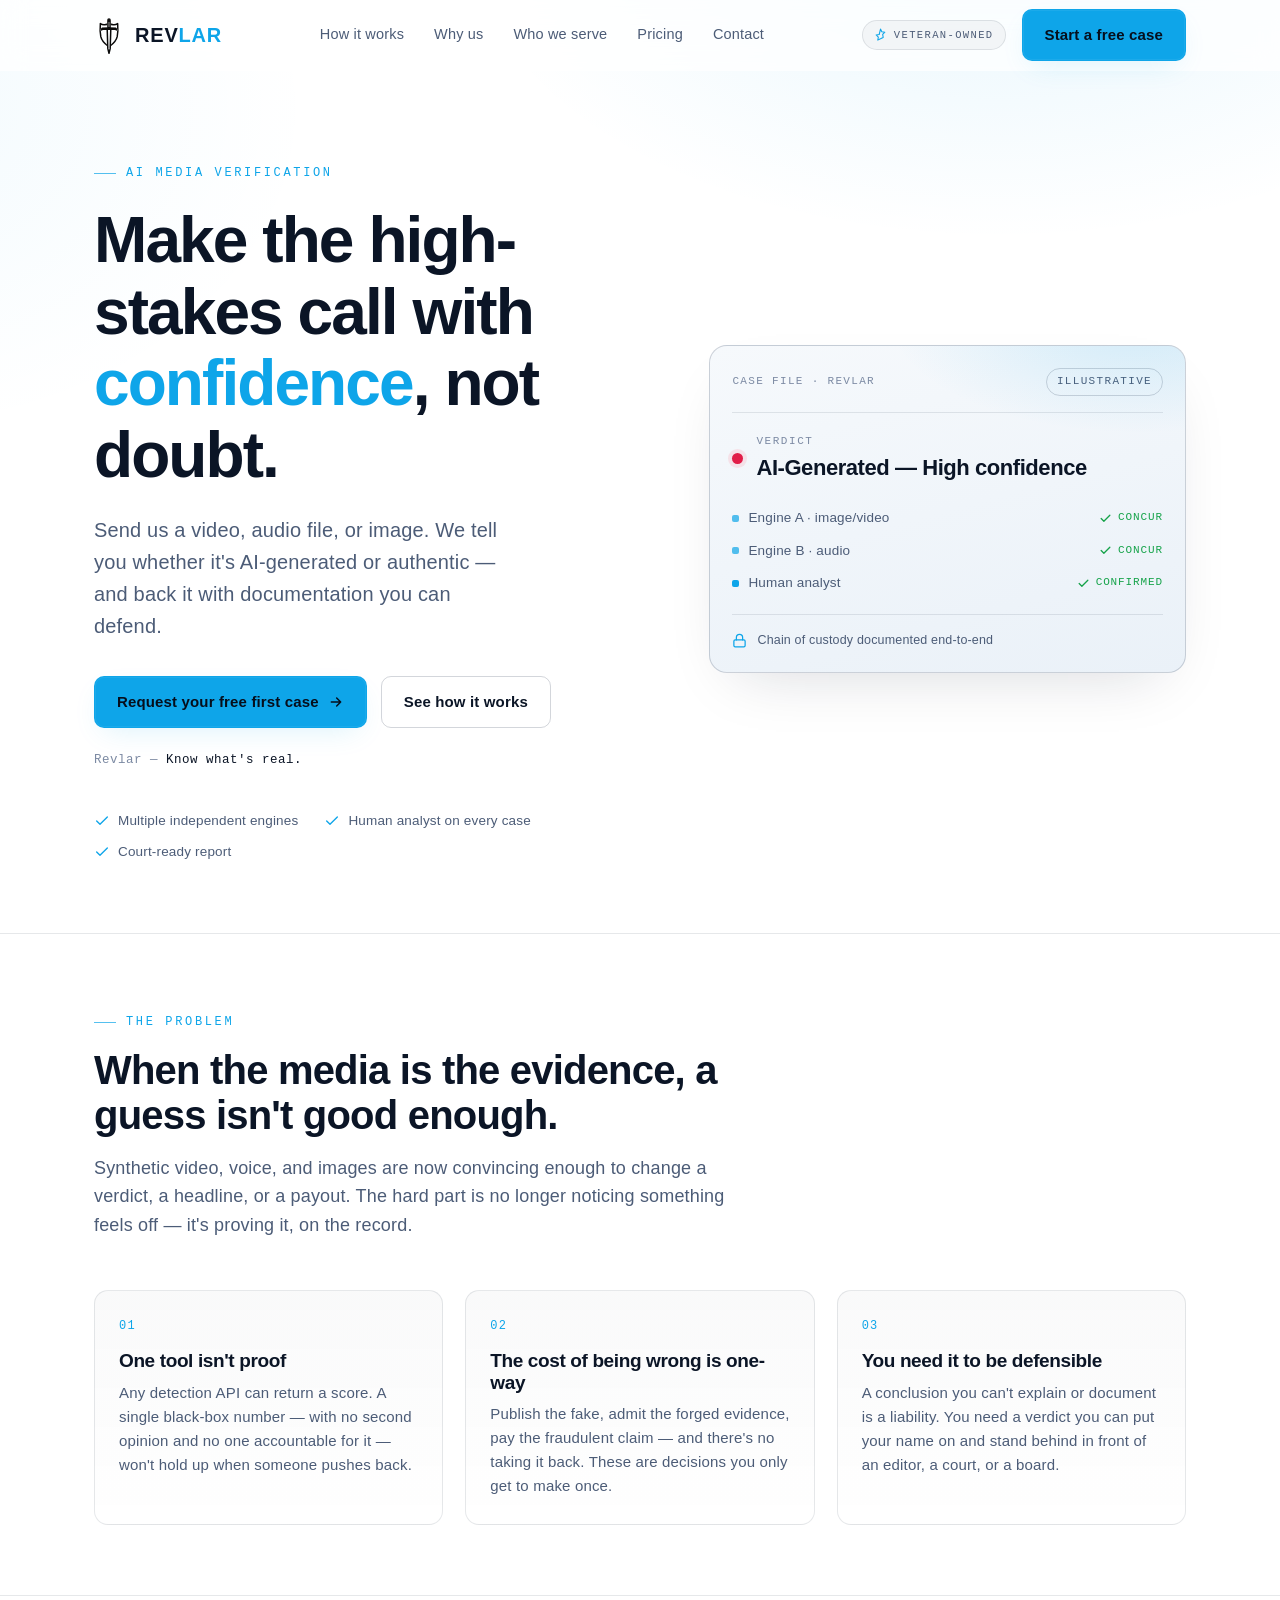
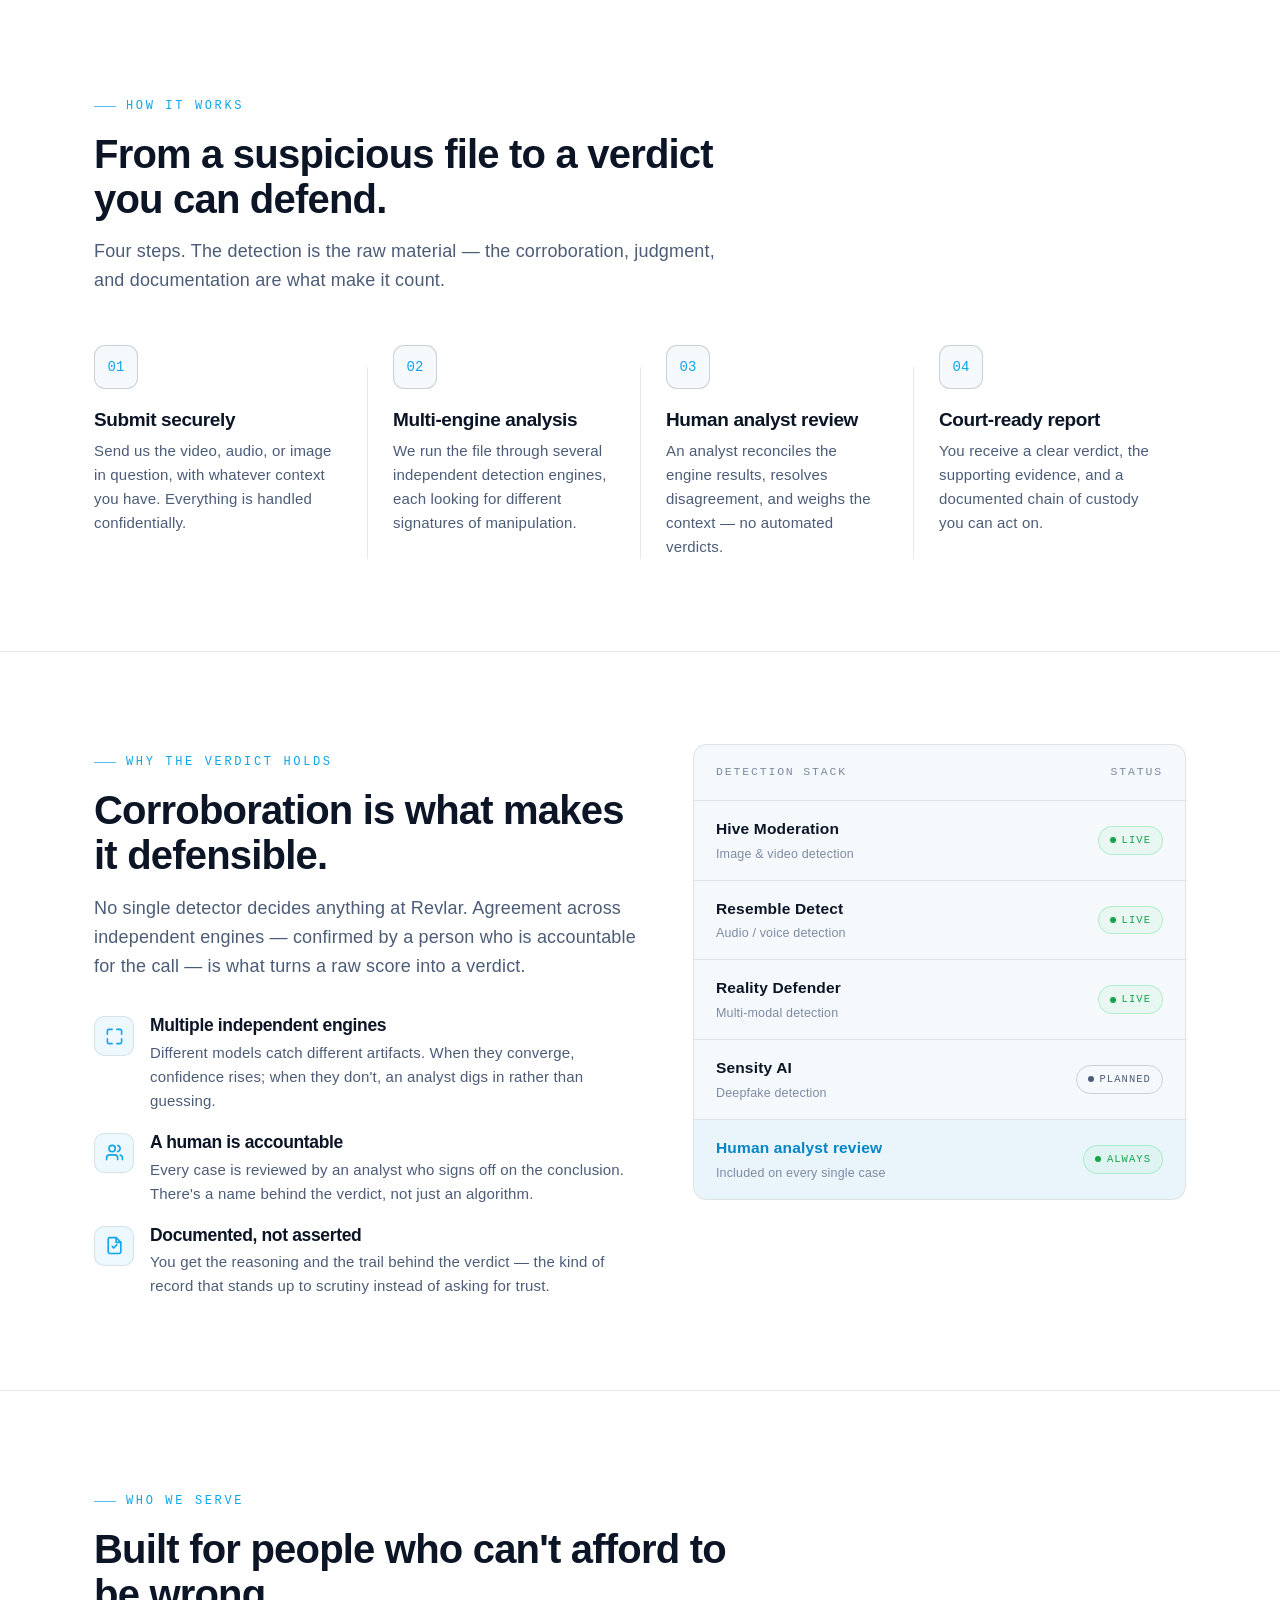
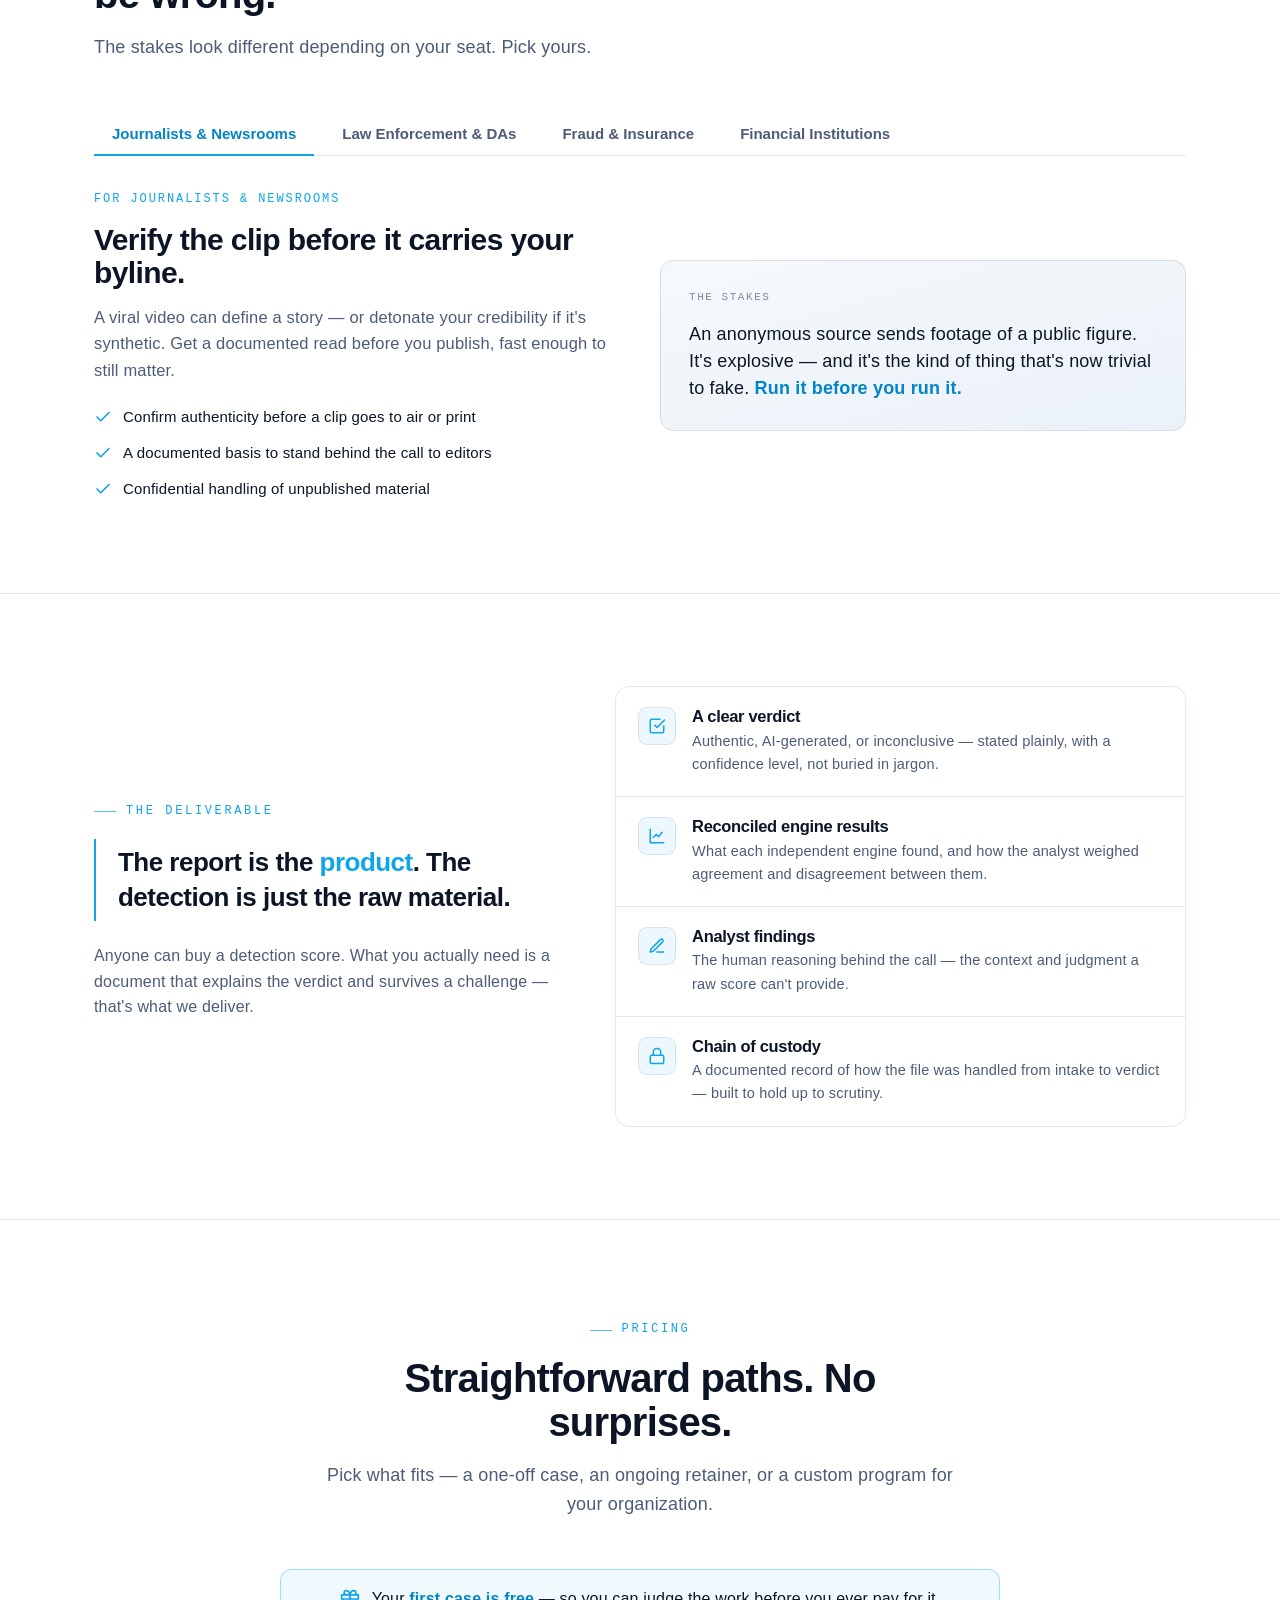
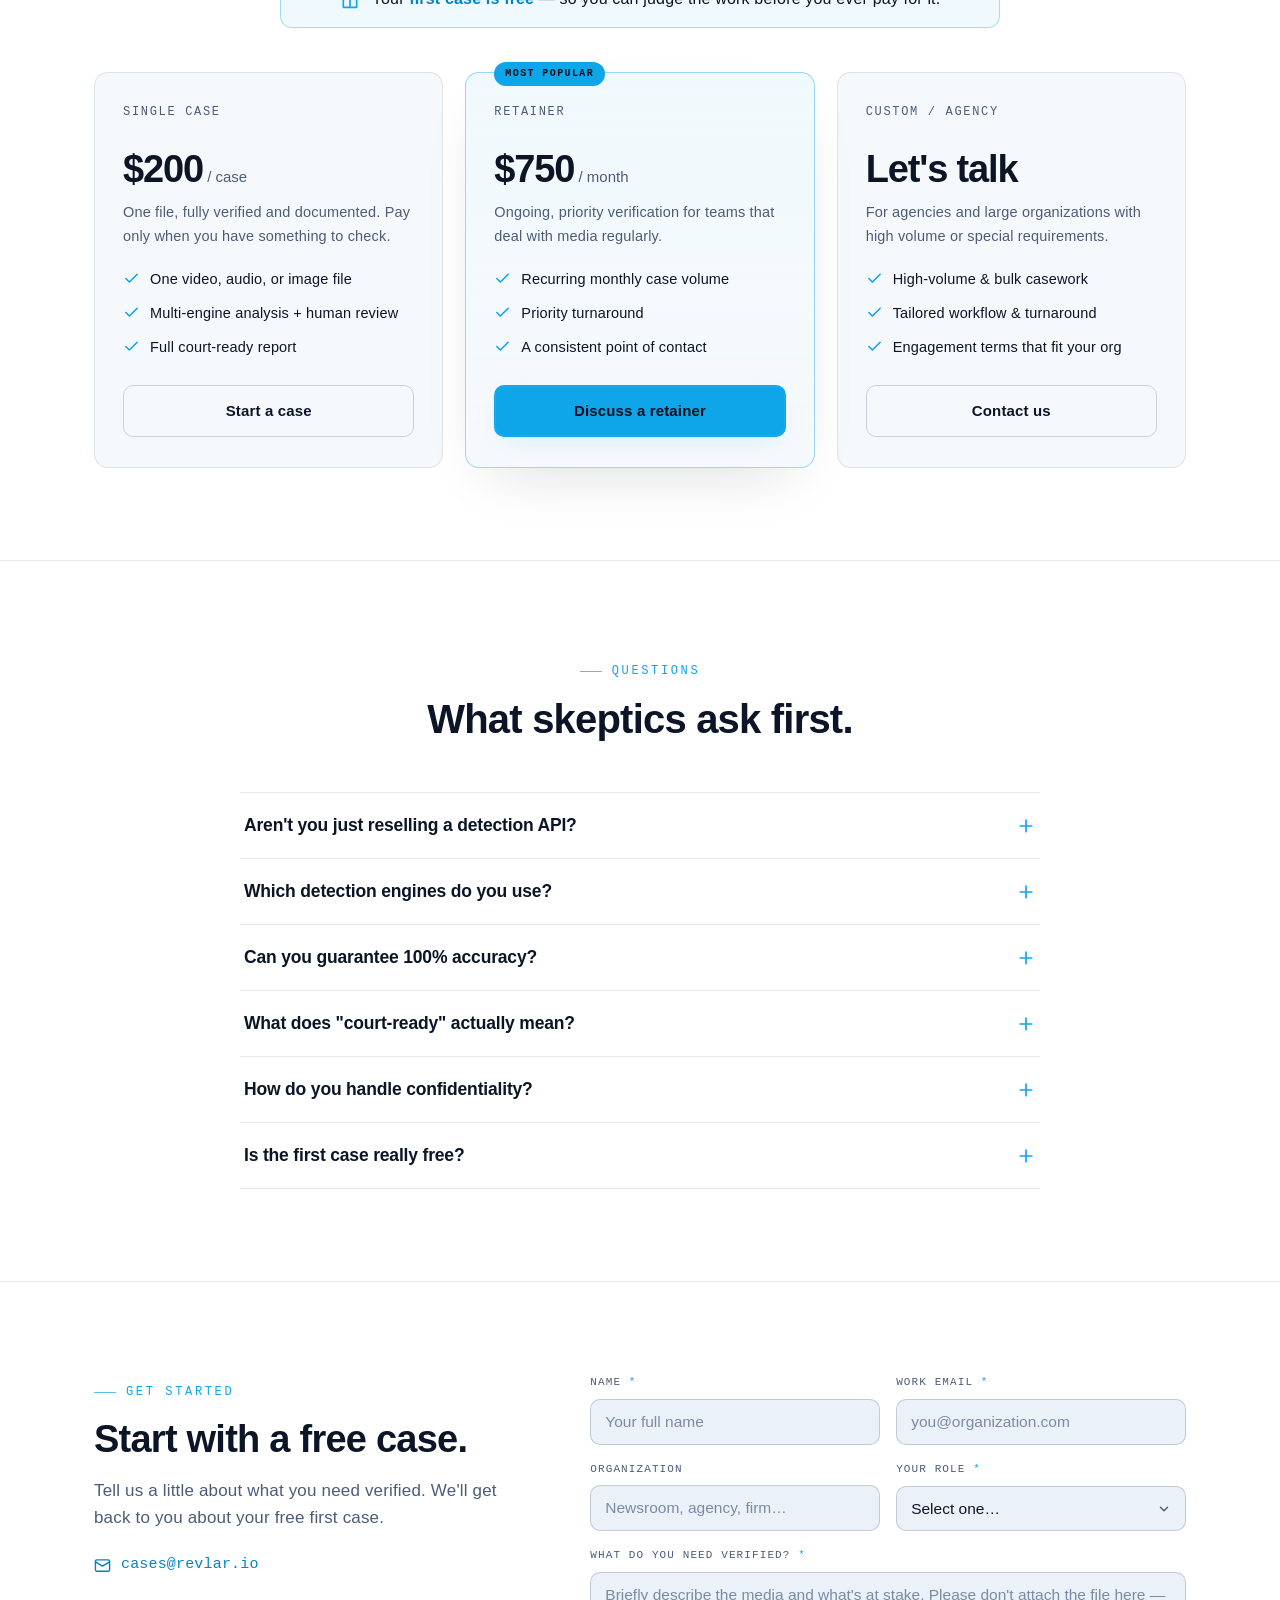
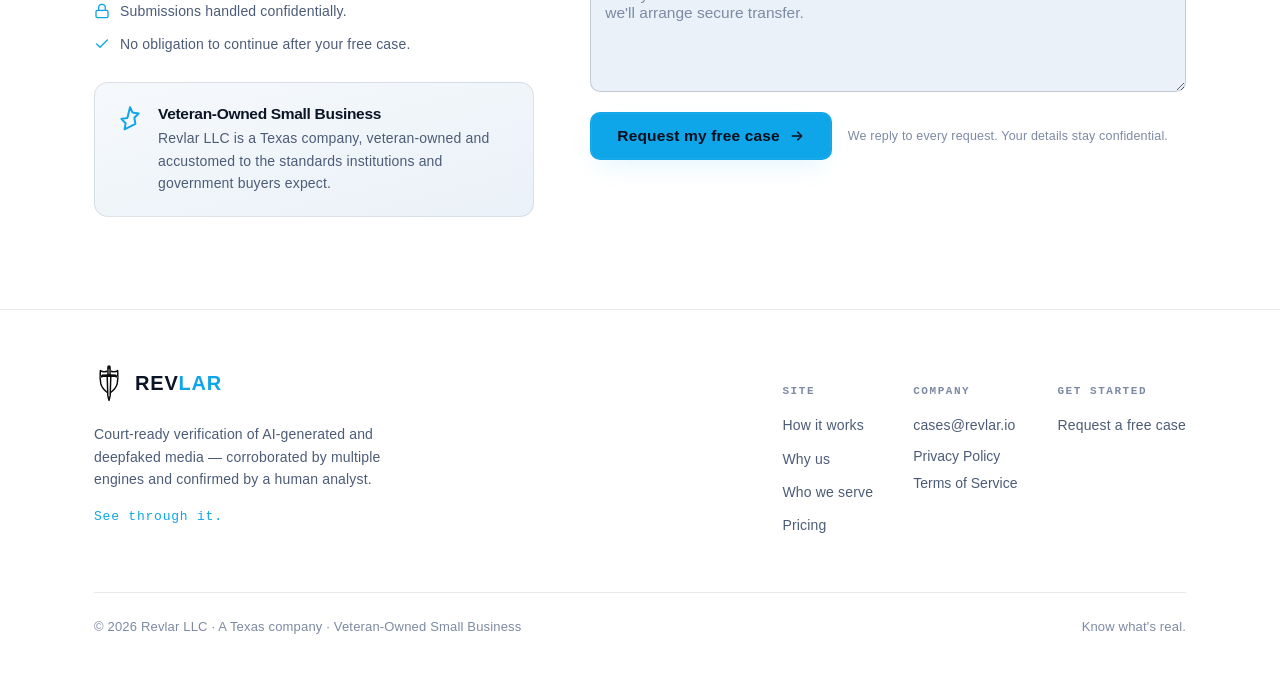
<file: index.html>
<!DOCTYPE html>
<html lang="en">
<head>
<meta charset="UTF-8" />
<meta name="viewport" content="width=device-width, initial-scale=1.0" />
<title>Revlar — AI Media Verification You Can Defend</title>
<meta name="description" content="Revlar verifies whether a video, audio file, or image is AI-generated or authentic — corroborated by multiple independent detection engines, reviewed by a human analyst, and delivered as a court-ready report. Veteran-Owned. First case free." />
<meta name="theme-color" content="#FFFFFF" />
<link rel="icon" href="data:image/svg+xml,%3Csvg xmlns='http://www.w3.org/2000/svg' viewBox='0 0 100 124'%3E%3Cdefs%3E%3Cmask id='favmask' maskUnits='userSpaceOnUse' x='0' y='0' width='100' height='124'%3E%3Crect width='100' height='124' fill='%23fff'/%3E%3Cg fill='%23000' stroke='%23000' stroke-width='5' stroke-linejoin='round' stroke-linecap='round'%3E%3Ccircle cx='50' cy='10' r='3.5'/%3E%3Cpath d='M46.5 13 H53.5 V36 H46.5 Z'/%3E%3Cpath d='M50 36.5 L73 38 L77 43.5 L69 40.5 L50 40.8 L31 40.5 L23 43.5 L27 38 Z'/%3E%3Cpath d='M44 41 H56 L54 106 L50 122 L46 106 Z'/%3E%3C/g%3E%3C/mask%3E%3C/defs%3E%3Cpath d='M50 100 C44 95 27 86 22.5 66 C20 52 20 34 21 22 Q28 27 35.5 26 Q43 25 50 22.5 Q57 25 64.5 26 Q72 27 79 22 C80 34 80 52 77.5 66 C73 86 56 95 50 100 Z' fill='none' stroke='%230a0a0a' stroke-width='5' stroke-linejoin='round' stroke-linecap='round' mask='url(%23favmask)'/%3E%3Cg fill='none' stroke='%230a0a0a' stroke-width='5' stroke-linejoin='round' stroke-linecap='round'%3E%3Ccircle cx='50' cy='10' r='3.5'/%3E%3Cpath d='M46.5 13 H53.5 V36 H46.5 Z'/%3E%3Cpath d='M50 36.5 L73 38 L77 43.5 L69 40.5 L50 40.8 L31 40.5 L23 43.5 L27 38 Z'/%3E%3Cpath d='M44 41 H56 L54 106 L50 122 L46 106 Z'/%3E%3C/g%3E%3C/svg%3E" />

<!-- Open Graph -->
<meta property="og:title" content="Revlar — Know what's real." />
<meta property="og:description" content="Court-ready verification of AI-generated and deepfaked media. Multiple engines, human review, defensible documentation." />
<meta property="og:type" content="website" />

<style>
  /* ============================================================
     REVLAR — single-file marketing site
     Palette: deep navy world, single electric-cyan accent.
     ============================================================ */

  :root {
    --navy-950: #060E1C;
    --navy-900: #FFFFFF;   /* base background */
    --navy-850: #EAF1F8;
    --navy-800: #F6F9FC;   /* cards / panels */
    --navy-750: #13243F;
    --navy-700: #18304F;

    --cyan:        #0EA5E9;
    --cyan-bright: #0284C7;
    --cyan-dim:    #0369A1;
    --cyan-glow:   rgba(14, 165, 233, 0.16);

    --text:    #0B1526;
    --muted:   #4C5C77;
    --muted-2: #7C8AA3;

    --line:        rgba(15, 32, 56, 0.10);
    --line-strong: rgba(15, 32, 56, 0.18);

    --good: #16A34A;
    --warn: #B45309;
    --flag: #E11D48;

    --radius: 14px;
    --radius-sm: 10px;
    --maxw: 1140px;

    --sans: -apple-system, BlinkMacSystemFont, "Segoe UI", Roboto, Helvetica, Arial, "Apple Color Emoji", sans-serif;
    --mono: "SF Mono", "JetBrains Mono", "Roboto Mono", ui-monospace, Menlo, Monaco, Consolas, monospace;

    --shadow: 0 24px 60px -28px rgba(15, 23, 42, 0.18);
  }

  * { box-sizing: border-box; }
  html { scroll-behavior: smooth; -webkit-text-size-adjust: 100%; }

  body {
    margin: 0;
    font-family: var(--sans);
    background: var(--navy-900);
    color: var(--text);
    line-height: 1.6;
    font-size: 17px;
    letter-spacing: 0.01em;
    overflow-x: hidden;
    /* subtle depth without a literal grid/waveform */
    background-image:
      radial-gradient(900px 520px at 78% -8%, rgba(14,165,233,0.10), transparent 60%),
      radial-gradient(800px 600px at -10% 12%, rgba(14,165,233,0.05), transparent 55%);
    background-attachment: fixed;
  }

  h1, h2, h3, h4 { line-height: 1.12; letter-spacing: -0.02em; font-weight: 650; margin: 0; }
  p { margin: 0; }
  a { color: inherit; text-decoration: none; }

  ::selection { background: var(--cyan); color: var(--navy-950); }

  .wrap { max-width: var(--maxw); margin: 0 auto; padding: 0 24px; }

  /* ---------- shared bits ---------- */
  .eyebrow {
    font-family: var(--mono);
    font-size: 12px;
    letter-spacing: 0.22em;
    text-transform: uppercase;
    color: var(--cyan);
    display: inline-flex;
    align-items: center;
    gap: 10px;
  }
  .eyebrow::before {
    content: "";
    width: 22px; height: 1px;
    background: var(--cyan);
    display: inline-block;
    opacity: 0.7;
  }

  .btn {
    display: inline-flex;
    align-items: center;
    gap: 9px;
    font-family: var(--sans);
    font-size: 15px;
    font-weight: 600;
    letter-spacing: 0.01em;
    padding: 13px 22px;
    border-radius: 10px;
    border: 1px solid transparent;
    cursor: pointer;
    transition: transform .15s ease, background .2s ease, border-color .2s ease, box-shadow .2s ease;
    white-space: nowrap;
  }
  .btn-primary {
    background: var(--cyan);
    color: var(--navy-950);
    box-shadow: 0 10px 30px -10px var(--cyan-glow), inset 0 0 0 1px rgba(255,255,255,0.06);
  }
  .btn-primary:hover { background: var(--cyan-bright); transform: translateY(-1px); }
  .btn-ghost {
    background: transparent;
    color: var(--text);
    border-color: var(--line-strong);
  }
  .btn-ghost:hover { border-color: var(--cyan); color: var(--cyan-bright); }
  .btn svg { width: 16px; height: 16px; }

  /* ---------- header ---------- */
  header {
    position: sticky;
    top: 0;
    z-index: 50;
    backdrop-filter: blur(12px);
    -webkit-backdrop-filter: blur(12px);
    background: rgba(255, 255, 255,0.72);
    border-bottom: 1px solid transparent;
    transition: border-color .3s ease, background .3s ease;
  }
  header.scrolled { border-bottom-color: var(--line); background: rgba(255, 255, 255,0.9); }
  .nav {
    display: flex;
    align-items: center;
    justify-content: space-between;
    height: 70px;
    gap: 20px;
  }
  .brand { display: inline-flex; align-items: center; gap: 11px; }
  .brand .mark { width: 30px; height: 37px; flex: none; }
  .brand .name {
    font-weight: 700;
    font-size: 20px;
    letter-spacing: 0.04em;
  }
  .brand .name b { color: var(--cyan); font-weight: 700; }

  .nav-links { display: flex; align-items: center; gap: 30px; }
  .nav-links a {
    font-size: 14.5px;
    color: var(--muted);
    font-weight: 500;
    transition: color .18s ease;
    position: relative;
  }
  .nav-links a:hover { color: var(--text); }

  .nav-right { display: flex; align-items: center; gap: 16px; }

  .vet-badge {
    display: inline-flex;
    align-items: center;
    gap: 7px;
    font-family: var(--mono);
    font-size: 10.5px;
    letter-spacing: 0.13em;
    text-transform: uppercase;
    color: var(--muted);
    border: 1px solid var(--line);
    padding: 6px 11px;
    border-radius: 999px;
    background: rgba(15,23,42,0.035);
  }
  .vet-badge svg { width: 13px; height: 13px; color: var(--cyan); }

  .menu-btn {
    display: none;
    background: none; border: 1px solid var(--line-strong);
    color: var(--text);
    border-radius: 9px;
    width: 42px; height: 42px;
    cursor: pointer;
    align-items: center; justify-content: center;
  }
  .menu-btn svg { width: 20px; height: 20px; }

  /* ---------- hero ---------- */
  .hero { padding: 84px 0 70px; position: relative; }
  .hero-grid {
    display: grid;
    grid-template-columns: 1.08fr 0.92fr;
    gap: 56px;
    align-items: center;
  }
  .hero h1 {
    font-size: clamp(38px, 5.6vw, 64px);
    margin: 22px 0 0;
    letter-spacing: -0.03em;
  }
  .hero h1 .accent { color: var(--cyan); }
  .hero-lede {
    margin-top: 22px;
    font-size: clamp(17px, 2.1vw, 20px);
    color: var(--muted);
    max-width: 38ch;
  }
  .hero-cta { margin-top: 34px; display: flex; flex-wrap: wrap; gap: 14px; align-items: center; }
  .tagline-note {
    margin-top: 22px;
    font-family: var(--mono);
    font-size: 12.5px;
    letter-spacing: 0.04em;
    color: var(--muted-2);
  }
  .tagline-note b { color: var(--text); font-weight: 500; }

  /* trust ticks under hero */
  .hero-ticks {
    margin-top: 40px;
    display: flex;
    flex-wrap: wrap;
    gap: 10px 26px;
  }
  .hero-ticks span {
    display: inline-flex; align-items: center; gap: 8px;
    font-size: 13.5px; color: var(--muted);
  }
  .hero-ticks span svg { width: 16px; height: 16px; color: var(--cyan); flex: none; }

  /* verdict card (hero visual — the report is the product) */
  .verdict-card {
    background: linear-gradient(165deg, var(--navy-800), var(--navy-850));
    border: 1px solid var(--line-strong);
    border-radius: 18px;
    padding: 22px;
    box-shadow: var(--shadow);
    position: relative;
    overflow: hidden;
  }
  .verdict-card::before {
    content: "";
    position: absolute; inset: 0;
    background: radial-gradient(420px 200px at 90% -10%, var(--cyan-glow), transparent 60%);
    pointer-events: none;
  }
  .vc-top {
    display: flex; justify-content: space-between; align-items: center;
    font-family: var(--mono); font-size: 11px; letter-spacing: 0.12em;
    text-transform: uppercase; color: var(--muted-2);
    padding-bottom: 16px; border-bottom: 1px solid var(--line);
  }
  .vc-chip {
    border: 1px solid var(--line-strong); border-radius: 999px;
    padding: 4px 10px; color: var(--muted);
  }
  .vc-verdict {
    display: flex; align-items: center; gap: 13px;
    padding: 20px 0 16px;
  }
  .vc-dot {
    width: 11px; height: 11px; border-radius: 50%;
    background: var(--flag);
    box-shadow: 0 0 0 4px rgba(251,113,133,0.16);
    flex: none;
  }
  .vc-verdict .label { font-family: var(--mono); font-size: 11px; letter-spacing: 0.14em; text-transform: uppercase; color: var(--muted-2); }
  .vc-verdict .value { font-size: 22px; font-weight: 650; letter-spacing: -0.02em; }
  .vc-rows { display: grid; gap: 11px; padding: 6px 0 4px; }
  .vc-row {
    display: flex; align-items: center; justify-content: space-between;
    font-size: 13.5px;
  }
  .vc-row .engine { color: var(--muted); display: inline-flex; align-items: center; gap: 9px; }
  .vc-row .engine .ico { width: 7px; height: 7px; border-radius: 2px; background: var(--cyan); opacity: 0.7; }
  .vc-row .state {
    font-family: var(--mono); font-size: 11px; letter-spacing: 0.08em; text-transform: uppercase;
    color: var(--good); display: inline-flex; align-items: center; gap: 6px;
  }
  .vc-row .state svg { width: 13px; height: 13px; }
  .vc-foot {
    margin-top: 16px; padding-top: 15px; border-top: 1px solid var(--line);
    display: flex; align-items: center; gap: 10px;
    font-size: 12.5px; color: var(--muted);
  }
  .vc-foot svg { width: 15px; height: 15px; color: var(--cyan); flex: none; }

  /* ---------- section scaffolding ---------- */
  section { position: relative; }
  .band { padding: 92px 0; border-top: 1px solid var(--line); }
  .band.tight { padding: 70px 0; }
  .sec-head { max-width: 640px; margin-bottom: 50px; }
  .sec-head.center { margin-left: auto; margin-right: auto; text-align: center; }
  .sec-head h2 { font-size: clamp(28px, 3.6vw, 40px); margin-top: 16px; }
  .sec-head p { margin-top: 16px; color: var(--muted); font-size: 18px; }

  /* ---------- stakes ---------- */
  .stakes-grid { display: grid; grid-template-columns: repeat(3, 1fr); gap: 22px; }
  .stake {
    border: 1px solid var(--line);
    border-radius: var(--radius);
    padding: 26px 24px;
    background: linear-gradient(180deg, rgba(15,23,42,0.025), transparent);
  }
  .stake .num { font-family: var(--mono); font-size: 12px; color: var(--cyan); letter-spacing: 0.1em; }
  .stake h3 { font-size: 19px; margin: 14px 0 9px; }
  .stake p { color: var(--muted); font-size: 15px; }

  /* ---------- process ---------- */
  .steps { display: grid; grid-template-columns: repeat(4, 1fr); gap: 0; }
  .step { padding: 0 26px; position: relative; }
  .step:not(:last-child)::after {
    content: ""; position: absolute; top: 22px; right: -1px; width: 1px; height: calc(100% - 22px);
    background: var(--line);
  }
  .step .stepno {
    width: 44px; height: 44px; border-radius: 11px;
    border: 1px solid var(--line-strong);
    display: flex; align-items: center; justify-content: center;
    font-family: var(--mono); font-size: 14px; color: var(--cyan);
    background: var(--navy-800);
    margin-bottom: 20px;
  }
  .step h3 { font-size: 19px; margin-bottom: 9px; }
  .step p { color: var(--muted); font-size: 15px; }
  .step:first-child { padding-left: 0; }

  /* ---------- trust / engines ---------- */
  .trust-grid { display: grid; grid-template-columns: 1.05fr 0.95fr; gap: 54px; align-items: start; }
  .corrob { display: grid; gap: 20px; }
  .corrob .point { display: flex; gap: 16px; }
  .corrob .point .ic {
    flex: none; width: 40px; height: 40px; border-radius: 10px;
    background: rgba(14,165,233,0.08); border: 1px solid var(--line);
    display: flex; align-items: center; justify-content: center; color: var(--cyan);
  }
  .corrob .point .ic svg { width: 19px; height: 19px; }
  .corrob .point h3 { font-size: 17.5px; margin-bottom: 5px; }
  .corrob .point p { color: var(--muted); font-size: 15px; }

  .engines {
    border: 1px solid var(--line);
    border-radius: var(--radius);
    background: var(--navy-800);
    overflow: hidden;
  }
  .engines .eh {
    padding: 18px 22px; border-bottom: 1px solid var(--line);
    font-family: var(--mono); font-size: 11.5px; letter-spacing: 0.16em;
    text-transform: uppercase; color: var(--muted-2);
    display: flex; justify-content: space-between; align-items: center;
  }
  .engine-row {
    display: flex; align-items: center; justify-content: space-between;
    padding: 16px 22px; border-bottom: 1px solid var(--line);
  }
  .engine-row:last-child { border-bottom: none; }
  .engine-row .meta .nm { font-weight: 600; font-size: 15.5px; }
  .engine-row .meta .ty { font-size: 12.5px; color: var(--muted-2); margin-top: 2px; }
  .pill {
    font-family: var(--mono); font-size: 10.5px; letter-spacing: 0.1em; text-transform: uppercase;
    padding: 5px 11px; border-radius: 999px; border: 1px solid var(--line-strong);
    display: inline-flex; align-items: center; gap: 6px;
  }
  .pill.live { color: var(--good); border-color: rgba(74,222,128,0.35); background: rgba(74,222,128,0.07); }
  .pill.planned { color: var(--muted); }
  .pill .d { width: 6px; height: 6px; border-radius: 50%; background: currentColor; }
  .engine-row.human { background: rgba(14,165,233,0.05); }
  .engine-row.human .nm { color: var(--cyan-bright); }

  /* ---------- audience tabs ---------- */
  .tabs {
    display: flex; flex-wrap: wrap; gap: 10px; margin-bottom: 34px;
    border-bottom: 1px solid var(--line); padding-bottom: 0;
  }
  .tab {
    font-family: var(--sans);
    background: none; border: none; cursor: pointer;
    color: var(--muted); font-size: 15px; font-weight: 550;
    padding: 13px 18px; border-radius: 10px 10px 0 0;
    position: relative; transition: color .18s ease;
  }
  .tab:hover { color: var(--text); }
  .tab[aria-selected="true"] { color: var(--cyan-bright); }
  .tab[aria-selected="true"]::after {
    content: ""; position: absolute; left: 0; right: 0; bottom: -1px; height: 2px; background: var(--cyan);
  }
  .panel { display: none; }
  .panel.active { display: block; animation: fade .35s ease; }
  @keyframes fade { from { opacity: 0; transform: translateY(6px); } to { opacity: 1; transform: none; } }
  .panel-inner { display: grid; grid-template-columns: 1fr 1fr; gap: 40px; align-items: center; }
  .panel-inner .copy .role-eyebrow {
    font-family: var(--mono); font-size: 12px; letter-spacing: 0.16em; text-transform: uppercase; color: var(--cyan);
  }
  .panel-inner .copy h3 { font-size: clamp(24px, 3vw, 30px); margin: 14px 0 14px; }
  .panel-inner .copy p { color: var(--muted); font-size: 16.5px; }
  .panel-inner .copy ul { list-style: none; padding: 0; margin: 22px 0 0; display: grid; gap: 12px; }
  .panel-inner .copy li { display: flex; gap: 11px; font-size: 15px; color: var(--text); }
  .panel-inner .copy li svg { width: 18px; height: 18px; color: var(--cyan); flex: none; margin-top: 3px; }
  .panel-aside {
    border: 1px solid var(--line); border-radius: var(--radius);
    padding: 28px; background: linear-gradient(165deg, var(--navy-800), var(--navy-850));
  }
  .panel-aside .scenario-label { font-family: var(--mono); font-size: 11px; letter-spacing: 0.14em; text-transform: uppercase; color: var(--muted-2); }
  .panel-aside .scenario { font-size: 18px; line-height: 1.5; margin-top: 14px; color: var(--text); }
  .panel-aside .scenario b { color: var(--cyan-bright); font-weight: 600; }

  /* ---------- report / deliverable ---------- */
  .report-grid { display: grid; grid-template-columns: 0.9fr 1.1fr; gap: 54px; align-items: center; }
  .report-list { display: grid; gap: 0; border: 1px solid var(--line); border-radius: var(--radius); overflow: hidden; }
  .report-item { display: flex; gap: 16px; padding: 20px 22px; border-bottom: 1px solid var(--line); }
  .report-item:last-child { border-bottom: none; }
  .report-item .ic { flex: none; width: 38px; height: 38px; border-radius: 9px; background: rgba(14,165,233,0.08); border: 1px solid var(--line); display: flex; align-items: center; justify-content: center; color: var(--cyan); }
  .report-item .ic svg { width: 18px; height: 18px; }
  .report-item h3 { font-size: 16.5px; margin-bottom: 4px; }
  .report-item p { color: var(--muted); font-size: 14.5px; }
  .report-quote {
    border-left: 2px solid var(--cyan);
    padding: 6px 0 6px 22px;
    font-size: clamp(20px, 2.6vw, 26px);
    font-weight: 550; letter-spacing: -0.02em; line-height: 1.35;
  }
  .report-quote span { color: var(--cyan); }
  .report-sub { margin-top: 22px; color: var(--muted); font-size: 16px; }

  /* ---------- pricing ---------- */
  .free-banner {
    display: flex; align-items: center; justify-content: center; gap: 12px;
    text-align: center; margin: 0 auto 44px; max-width: 720px;
    border: 1px solid rgba(14,165,233,0.35); background: rgba(14,165,233,0.06);
    border-radius: 12px; padding: 16px 22px; font-size: 16px;
  }
  .free-banner svg { width: 20px; height: 20px; color: var(--cyan); flex: none; }
  .free-banner b { color: var(--cyan-bright); }

  .price-grid { display: grid; grid-template-columns: repeat(3, 1fr); gap: 22px; align-items: stretch; }
  .price {
    border: 1px solid var(--line); border-radius: var(--radius);
    padding: 30px 28px; background: var(--navy-800);
    display: flex; flex-direction: column;
  }
  .price.feature {
    border-color: rgba(14,165,233,0.4);
    background: linear-gradient(180deg, rgba(14,165,233,0.06), var(--navy-800));
    box-shadow: var(--shadow);
    position: relative;
  }
  .price.feature .tag {
    position: absolute; top: -11px; left: 28px;
    font-family: var(--mono); font-size: 10px; letter-spacing: 0.14em; text-transform: uppercase;
    background: var(--cyan); color: var(--navy-950); padding: 4px 11px; border-radius: 999px; font-weight: 700;
  }
  .price .pname { font-family: var(--mono); font-size: 12px; letter-spacing: 0.14em; text-transform: uppercase; color: var(--muted); }
  .price .pprice { font-size: 38px; font-weight: 650; letter-spacing: -0.03em; margin: 16px 0 2px; }
  .price .pprice small { font-size: 15px; color: var(--muted); font-weight: 400; letter-spacing: 0; }
  .price .pdesc { color: var(--muted); font-size: 14.5px; min-height: 42px; }
  .price ul { list-style: none; padding: 0; margin: 20px 0 26px; display: grid; gap: 11px; }
  .price li { display: flex; gap: 10px; font-size: 14.5px; color: var(--text); }
  .price li svg { width: 17px; height: 17px; color: var(--cyan); flex: none; margin-top: 2px; }
  .price .btn { width: 100%; justify-content: center; margin-top: auto; }

  /* ---------- faq ---------- */
  .faq-list { max-width: 800px; margin: 0 auto; border-top: 1px solid var(--line); }
  .faq-item { border-bottom: 1px solid var(--line); }
  .faq-q {
    width: 100%; background: none; border: none; cursor: pointer;
    display: flex; justify-content: space-between; align-items: center; gap: 20px;
    padding: 22px 4px; text-align: left; color: var(--text);
    font-family: var(--sans); font-size: 17.5px; font-weight: 550; letter-spacing: -0.01em;
  }
  .faq-q .chev { flex: none; width: 20px; height: 20px; color: var(--cyan); transition: transform .25s ease; }
  .faq-item.open .chev { transform: rotate(45deg); }
  .faq-a { max-height: 0; overflow: hidden; transition: max-height .3s ease; }
  .faq-a p { padding: 0 4px 24px; color: var(--muted); font-size: 15.5px; max-width: 70ch; }

  /* ---------- contact ---------- */
  .contact-grid { display: grid; grid-template-columns: 0.85fr 1.15fr; gap: 56px; align-items: start; }
  .contact-aside .vet-card {
    border: 1px solid var(--line); border-radius: var(--radius); padding: 22px; margin-top: 26px;
    background: linear-gradient(165deg, var(--navy-800), var(--navy-850));
    display: flex; gap: 15px; align-items: flex-start;
  }
  .contact-aside .vet-card svg { width: 26px; height: 26px; color: var(--cyan); flex: none; }
  .contact-aside .vet-card h4 { font-size: 15.5px; margin-bottom: 5px; }
  .contact-aside .vet-card p { font-size: 14px; color: var(--muted); }
  .contact-email {
    display: inline-flex; align-items: center; gap: 10px; margin-top: 22px;
    font-family: var(--mono); font-size: 15px; color: var(--cyan-bright);
  }
  .contact-email svg { width: 17px; height: 17px; }
  .reassure { margin-top: 18px; display: grid; gap: 11px; }
  .reassure div { display: flex; gap: 10px; font-size: 14px; color: var(--muted); }
  .reassure svg { width: 16px; height: 16px; color: var(--cyan); flex: none; margin-top: 3px; }

  form { display: grid; gap: 16px; }
  .form-row { display: grid; grid-template-columns: 1fr 1fr; gap: 16px; }
  .field { display: grid; gap: 7px; }
  .field label {
    font-family: var(--mono); font-size: 11px; letter-spacing: 0.1em; text-transform: uppercase; color: var(--muted);
  }
  .field label .req { color: var(--cyan); }
  input, select, textarea {
    font-family: var(--sans); font-size: 15.5px; color: var(--text);
    background: var(--navy-850); border: 1px solid var(--line-strong);
    border-radius: 10px; padding: 13px 14px; width: 100%;
    transition: border-color .18s ease, box-shadow .18s ease;
  }
  textarea { resize: vertical; min-height: 120px; }
  input::placeholder, textarea::placeholder { color: var(--muted-2); }
  input:focus, select:focus, textarea:focus {
    outline: none; border-color: var(--cyan); box-shadow: 0 0 0 3px rgba(14,165,233,0.14);
  }
  select { appearance: none; -webkit-appearance: none;
    background-image: url("data:image/svg+xml,%3Csvg xmlns='http://www.w3.org/2000/svg' width='14' height='14' viewBox='0 0 24 24' fill='none' stroke='%234C5C77' stroke-width='2.5' stroke-linecap='round' stroke-linejoin='round'%3E%3Cpolyline points='6 9 12 15 18 9'/%3E%3C/svg%3E");
    background-repeat: no-repeat; background-position: right 14px center; padding-right: 40px;
  }
  .form-submit { display: flex; align-items: center; gap: 16px; flex-wrap: wrap; margin-top: 4px; }
  .form-submit .btn { font-size: 15.5px; padding: 14px 26px; }
  .form-note { font-size: 12.5px; color: var(--muted-2); }
  .form-status { font-size: 14.5px; display: none; padding: 14px 16px; border-radius: 10px; }
  .form-status.show { display: block; }
  .form-status.success { display: flex; gap: 10px; align-items: flex-start; color: var(--good); border: 1px solid rgba(74,222,128,0.35); background: rgba(74,222,128,0.07); }
  .form-status.error { display: flex; gap: 10px; align-items: flex-start; color: var(--flag); border: 1px solid rgba(251,113,133,0.35); background: rgba(251,113,133,0.07); }
  .form-status svg { width: 18px; height: 18px; flex: none; margin-top: 1px; }

  /* ---------- footer ---------- */
  footer { border-top: 1px solid var(--line); padding: 54px 0 40px; }
  .foot-top { display: flex; justify-content: space-between; align-items: flex-start; gap: 30px; flex-wrap: wrap; }
  .foot-brand { max-width: 320px; }
  .foot-brand p { color: var(--muted); font-size: 14px; margin-top: 14px; }
  .foot-tag { font-family: var(--mono); color: var(--cyan); font-size: 13px; letter-spacing: 0.06em; margin-top: 16px; }
  .foot-links { display: flex; gap: 40px; flex-wrap: wrap; }
  .foot-col h5 { font-family: var(--mono); font-size: 11px; letter-spacing: 0.14em; text-transform: uppercase; color: var(--muted-2); margin-bottom: 14px; }
  .foot-col a, .foot-col button {
    display: block; color: var(--muted); font-size: 14px; margin-bottom: 11px;
    background: none; border: none; padding: 0; cursor: pointer; font-family: var(--sans); text-align: left;
  }
  .foot-col a:hover, .foot-col button:hover { color: var(--cyan-bright); }
  .foot-bottom {
    margin-top: 44px; padding-top: 24px; border-top: 1px solid var(--line);
    display: flex; justify-content: space-between; gap: 16px; flex-wrap: wrap;
    font-size: 13px; color: var(--muted-2);
  }

  /* ---------- modal ---------- */
  .modal-overlay {
    position: fixed; inset: 0; z-index: 100;
    background: rgba(3, 8, 16, 0.7); backdrop-filter: blur(4px);
    display: none; align-items: center; justify-content: center; padding: 24px;
  }
  .modal-overlay.open { display: flex; animation: fade .2s ease; }
  .modal {
    background: var(--navy-800); border: 1px solid var(--line-strong);
    border-radius: var(--radius); max-width: 640px; width: 100%; max-height: 84vh; overflow-y: auto;
    box-shadow: var(--shadow); padding: 32px;
  }
  .modal h3 { font-size: 24px; margin-bottom: 6px; }
  .modal .updated { font-family: var(--mono); font-size: 11px; letter-spacing: 0.1em; text-transform: uppercase; color: var(--muted-2); margin-bottom: 20px; }
  .modal h4 { font-size: 15px; margin: 20px 0 7px; color: var(--cyan-bright); }
  .modal p { color: var(--muted); font-size: 14.5px; margin-bottom: 10px; }
  .modal-close {
    float: right; background: none; border: 1px solid var(--line-strong); color: var(--muted);
    width: 36px; height: 36px; border-radius: 9px; cursor: pointer; font-size: 18px; line-height: 1;
    display: flex; align-items: center; justify-content: center; margin: -6px -6px 0 0;
  }
  .modal-close:hover { color: var(--text); border-color: var(--cyan); }

  /* ---------- reveal animation ----------
     Content is visible by default. Only once JS actually runs (html.js-ready)
     do .reveal sections hide themselves to animate in on scroll — so a page
     where the script fails to load/run for any reason still shows everything. */
  html.js-ready .reveal { opacity: 0; transform: translateY(18px); transition: opacity .6s ease, transform .6s ease; }
  html.js-ready .reveal.in { opacity: 1; transform: none; }

  /* ---------- mobile nav drawer ---------- */
  .mobile-menu {
    display: none; position: fixed; inset: 70px 0 0; z-index: 49;
    background: rgba(255, 255, 255,0.98); backdrop-filter: blur(10px);
    padding: 24px; flex-direction: column; gap: 6px;
  }
  .mobile-menu.open { display: flex; }
  .mobile-menu a { font-size: 19px; color: var(--text); padding: 14px 4px; border-bottom: 1px solid var(--line); }
  .mobile-menu .btn { margin-top: 20px; justify-content: center; }

  /* ============ responsive ============ */
  @media (max-width: 980px) {
    .hero-grid { grid-template-columns: 1fr; gap: 44px; }
    .hero { padding: 56px 0 50px; }
    .trust-grid { grid-template-columns: 1fr; gap: 40px; }
    .report-grid { grid-template-columns: 1fr; gap: 36px; }
    .contact-grid { grid-template-columns: 1fr; gap: 40px; }
    .panel-inner { grid-template-columns: 1fr; gap: 28px; }
    .steps { grid-template-columns: 1fr 1fr; gap: 32px 0; }
    .step:nth-child(2)::after { display: none; }
    .step { padding: 0 22px; }
    .step:nth-child(odd) { padding-left: 0; }
  }
  @media (max-width: 760px) {
    .nav-links, .nav-right .vet-badge, .nav-right .btn { display: none; }
    .menu-btn { display: flex; }
    .stakes-grid { grid-template-columns: 1fr; }
    .price-grid { grid-template-columns: 1fr; }
    .price.feature { order: -1; }
    .form-row { grid-template-columns: 1fr; }
    .band { padding: 64px 0; }
    .steps { grid-template-columns: 1fr; }
    .step::after { display: none !important; }
    .step { padding: 0 !important; }
    body { font-size: 16px; }
  }
  @media (prefers-reduced-motion: reduce) {
    * { animation: none !important; transition: none !important; scroll-behavior: auto !important; }
    .reveal { opacity: 1; transform: none; }
  }
</style>
</head>
<body>

<!-- ============================ HEADER ============================ -->
<header id="header">
  <div class="wrap nav">
    <a href="#top" class="brand" aria-label="Revlar home">
      <!-- shield & sword mark -->
      <svg class="mark" viewBox="0 0 100 124" aria-hidden="true">
        <defs><mask id="logoMarkNav" maskUnits="userSpaceOnUse" x="0" y="0" width="100" height="124">
          <rect width="100" height="124" fill="#fff"/>
          <g fill="#000" stroke="#000" stroke-width="5" stroke-linejoin="round" stroke-linecap="round">
            <circle cx="50" cy="10" r="3.5"/>
            <path d="M46.5 13 H53.5 V36 H46.5 Z"/>
            <path d="M50 36.5 L73 38 L77 43.5 L69 40.5 L50 40.8 L31 40.5 L23 43.5 L27 38 Z"/>
            <path d="M44 41 H56 L54 106 L50 122 L46 106 Z"/>
          </g>
        </mask></defs>
        <path d="M50 100 C44 95 27 86 22.5 66 C20 52 20 34 21 22 Q28 27 35.5 26 Q43 25 50 22.5 Q57 25 64.5 26 Q72 27 79 22 C80 34 80 52 77.5 66 C73 86 56 95 50 100 Z" fill="none" stroke="#0a0a0a" stroke-width="5" stroke-linejoin="round" stroke-linecap="round" mask="url(#logoMarkNav)"/>
        <g fill="none" stroke="#0a0a0a" stroke-width="5" stroke-linejoin="round" stroke-linecap="round">
          <circle cx="50" cy="10" r="3.5"/>
          <path d="M46.5 13 H53.5 V36 H46.5 Z"/>
          <path d="M50 36.5 L73 38 L77 43.5 L69 40.5 L50 40.8 L31 40.5 L23 43.5 L27 38 Z"/>
          <path d="M44 41 H56 L54 106 L50 122 L46 106 Z"/>
        </g>
      </svg>
      <span class="name">REV<b>LAR</b></span>
    </a>

    <nav class="nav-links">
      <a href="#how">How it works</a>
      <a href="#trust">Why us</a>
      <a href="#audience">Who we serve</a>
      <a href="#pricing">Pricing</a>
      <a href="#contact">Contact</a>
    </nav>

    <div class="nav-right">
      <span class="vet-badge">
        <svg viewBox="0 0 24 24" fill="none" stroke="currentColor" stroke-width="2" stroke-linecap="round" stroke-linejoin="round" aria-hidden="true"><path d="M12 2l2.4 5 5.6.8-4 4 1 5.6L12 20l-5 2.4 1-5.6-4-4 5.6-.8z"/></svg>
        Veteran-Owned
      </span>
      <a href="#contact" class="btn btn-primary">Start a free case</a>
    </div>

    <button class="menu-btn" id="menuBtn" aria-label="Open menu" aria-expanded="false">
      <svg viewBox="0 0 24 24" fill="none" stroke="currentColor" stroke-width="2" stroke-linecap="round"><path d="M3 6h18M3 12h18M3 18h18"/></svg>
    </button>
  </div>
</header>

<div class="mobile-menu" id="mobileMenu">
  <a href="#how">How it works</a>
  <a href="#trust">Why us</a>
  <a href="#audience">Who we serve</a>
  <a href="#pricing">Pricing</a>
  <a href="#contact">Contact</a>
  <a href="#contact" class="btn btn-primary">Start a free case</a>
</div>

<span id="top"></span>

<!-- ============================ HERO ============================ -->
<section class="hero">
  <div class="wrap hero-grid">
    <div>
      <span class="eyebrow">AI Media Verification</span>
      <h1>Make the high-stakes call with <span class="accent">confidence</span>, not doubt.</h1>
      <p class="hero-lede">
        Send us a video, audio file, or image. We tell you whether it's AI-generated
        or authentic — and back it with documentation you can defend.
      </p>
      <div class="hero-cta">
        <a href="#contact" class="btn btn-primary">
          Request your free first case
          <svg viewBox="0 0 24 24" fill="none" stroke="currentColor" stroke-width="2.2" stroke-linecap="round" stroke-linejoin="round"><path d="M5 12h14M13 6l6 6-6 6"/></svg>
        </a>
        <a href="#how" class="btn btn-ghost">See how it works</a>
      </div>
      <p class="tagline-note">Revlar — <b>Know what's real.</b></p>

      <div class="hero-ticks">
        <span><svg viewBox="0 0 24 24" fill="none" stroke="currentColor" stroke-width="2" stroke-linecap="round" stroke-linejoin="round"><path d="M20 6L9 17l-5-5"/></svg> Multiple independent engines</span>
        <span><svg viewBox="0 0 24 24" fill="none" stroke="currentColor" stroke-width="2" stroke-linecap="round" stroke-linejoin="round"><path d="M20 6L9 17l-5-5"/></svg> Human analyst on every case</span>
        <span><svg viewBox="0 0 24 24" fill="none" stroke="currentColor" stroke-width="2" stroke-linecap="round" stroke-linejoin="round"><path d="M20 6L9 17l-5-5"/></svg> Court-ready report</span>
      </div>
    </div>

    <!-- illustrative verdict card -->
    <div class="verdict-card reveal">
      <div class="vc-top">
        <span>Case File · Revlar</span>
        <span class="vc-chip">Illustrative</span>
      </div>
      <div class="vc-verdict">
        <span class="vc-dot" aria-hidden="true"></span>
        <div>
          <div class="label">Verdict</div>
          <div class="value">AI-Generated &mdash; High confidence</div>
        </div>
      </div>
      <div class="vc-rows">
        <div class="vc-row">
          <span class="engine"><span class="ico"></span> Engine A · image/video</span>
          <span class="state"><svg viewBox="0 0 24 24" fill="none" stroke="currentColor" stroke-width="2.4" stroke-linecap="round" stroke-linejoin="round"><path d="M20 6L9 17l-5-5"/></svg> Concur</span>
        </div>
        <div class="vc-row">
          <span class="engine"><span class="ico"></span> Engine B · audio</span>
          <span class="state"><svg viewBox="0 0 24 24" fill="none" stroke="currentColor" stroke-width="2.4" stroke-linecap="round" stroke-linejoin="round"><path d="M20 6L9 17l-5-5"/></svg> Concur</span>
        </div>
        <div class="vc-row">
          <span class="engine"><span class="ico" style="background:var(--cyan);opacity:1"></span> Human analyst</span>
          <span class="state"><svg viewBox="0 0 24 24" fill="none" stroke="currentColor" stroke-width="2.4" stroke-linecap="round" stroke-linejoin="round"><path d="M20 6L9 17l-5-5"/></svg> Confirmed</span>
        </div>
      </div>
      <div class="vc-foot">
        <svg viewBox="0 0 24 24" fill="none" stroke="currentColor" stroke-width="2" stroke-linecap="round" stroke-linejoin="round"><rect x="3" y="11" width="18" height="11" rx="2"/><path d="M7 11V7a5 5 0 0110 0v4"/></svg>
        Chain of custody documented end-to-end
      </div>
    </div>
  </div>
</section>

<!-- ============================ STAKES ============================ -->
<section class="band tight" id="stakes">
  <div class="wrap">
    <div class="sec-head reveal">
      <span class="eyebrow">The problem</span>
      <h2>When the media is the evidence, a guess isn't good enough.</h2>
      <p>Synthetic video, voice, and images are now convincing enough to change a verdict, a headline, or a payout. The hard part is no longer noticing something feels off — it's proving it, on the record.</p>
    </div>
    <div class="stakes-grid">
      <div class="stake reveal">
        <div class="num">01</div>
        <h3>One tool isn't proof</h3>
        <p>Any detection API can return a score. A single black-box number — with no second opinion and no one accountable for it — won't hold up when someone pushes back.</p>
      </div>
      <div class="stake reveal">
        <div class="num">02</div>
        <h3>The cost of being wrong is one-way</h3>
        <p>Publish the fake, admit the forged evidence, pay the fraudulent claim — and there's no taking it back. These are decisions you only get to make once.</p>
      </div>
      <div class="stake reveal">
        <div class="num">03</div>
        <h3>You need it to be defensible</h3>
        <p>A conclusion you can't explain or document is a liability. You need a verdict you can put your name on and stand behind in front of an editor, a court, or a board.</p>
      </div>
    </div>
  </div>
</section>

<!-- ============================ HOW IT WORKS ============================ -->
<section class="band" id="how">
  <div class="wrap">
    <div class="sec-head reveal">
      <span class="eyebrow">How it works</span>
      <h2>From a suspicious file to a verdict you can defend.</h2>
      <p>Four steps. The detection is the raw material — the corroboration, judgment, and documentation are what make it count.</p>
    </div>
    <div class="steps">
      <div class="step reveal">
        <div class="stepno">01</div>
        <h3>Submit securely</h3>
        <p>Send us the video, audio, or image in question, with whatever context you have. Everything is handled confidentially.</p>
      </div>
      <div class="step reveal">
        <div class="stepno">02</div>
        <h3>Multi-engine analysis</h3>
        <p>We run the file through several independent detection engines, each looking for different signatures of manipulation.</p>
      </div>
      <div class="step reveal">
        <div class="stepno">03</div>
        <h3>Human analyst review</h3>
        <p>An analyst reconciles the engine results, resolves disagreement, and weighs the context — no automated verdicts.</p>
      </div>
      <div class="step reveal">
        <div class="stepno">04</div>
        <h3>Court-ready report</h3>
        <p>You receive a clear verdict, the supporting evidence, and a documented chain of custody you can act on.</p>
      </div>
    </div>
  </div>
</section>

<!-- ============================ TRUST / ENGINES ============================ -->
<section class="band" id="trust">
  <div class="wrap trust-grid">
    <div>
      <div class="sec-head reveal" style="margin-bottom:36px">
        <span class="eyebrow">Why the verdict holds</span>
        <h2>Corroboration is what makes it defensible.</h2>
        <p>No single detector decides anything at Revlar. Agreement across independent engines — confirmed by a person who is accountable for the call — is what turns a raw score into a verdict.</p>
      </div>
      <div class="corrob">
        <div class="point reveal">
          <div class="ic"><svg viewBox="0 0 24 24" fill="none" stroke="currentColor" stroke-width="2" stroke-linecap="round" stroke-linejoin="round"><path d="M9 3H5a2 2 0 00-2 2v4M15 3h4a2 2 0 012 2v4M9 21H5a2 2 0 01-2-2v-4M15 21h4a2 2 0 002-2v-4"/></svg></div>
          <div><h3>Multiple independent engines</h3><p>Different models catch different artifacts. When they converge, confidence rises; when they don't, an analyst digs in rather than guessing.</p></div>
        </div>
        <div class="point reveal">
          <div class="ic"><svg viewBox="0 0 24 24" fill="none" stroke="currentColor" stroke-width="2" stroke-linecap="round" stroke-linejoin="round"><path d="M16 21v-2a4 4 0 00-4-4H6a4 4 0 00-4 4v2"/><circle cx="9" cy="7" r="4"/><path d="M22 21v-2a4 4 0 00-3-3.87M16 3.13a4 4 0 010 7.75"/></svg></div>
          <div><h3>A human is accountable</h3><p>Every case is reviewed by an analyst who signs off on the conclusion. There's a name behind the verdict, not just an algorithm.</p></div>
        </div>
        <div class="point reveal">
          <div class="ic"><svg viewBox="0 0 24 24" fill="none" stroke="currentColor" stroke-width="2" stroke-linecap="round" stroke-linejoin="round"><path d="M14 2H6a2 2 0 00-2 2v16a2 2 0 002 2h12a2 2 0 002-2V8z"/><path d="M14 2v6h6M9 13l2 2 4-4"/></svg></div>
          <div><h3>Documented, not asserted</h3><p>You get the reasoning and the trail behind the verdict — the kind of record that stands up to scrutiny instead of asking for trust.</p></div>
        </div>
      </div>
    </div>

    <div class="engines reveal" aria-label="Detection engines">
      <div class="eh"><span>Detection Stack</span><span>Status</span></div>
      <div class="engine-row">
        <div class="meta"><div class="nm">Hive Moderation</div><div class="ty">Image &amp; video detection</div></div>
        <span class="pill live"><span class="d"></span>Live</span>
      </div>
      <div class="engine-row">
        <div class="meta"><div class="nm">Resemble Detect</div><div class="ty">Audio / voice detection</div></div>
        <span class="pill live"><span class="d"></span>Live</span>
      </div>
      <div class="engine-row">
        <div class="meta"><div class="nm">Reality Defender</div><div class="ty">Multi-modal detection</div></div>
        <span class="pill live"><span class="d"></span>Live</span>
      </div>
      <div class="engine-row">
        <div class="meta"><div class="nm">Sensity AI</div><div class="ty">Deepfake detection</div></div>
        <span class="pill planned"><span class="d"></span>Planned</span>
      </div>
      <div class="engine-row human">
        <div class="meta"><div class="nm">Human analyst review</div><div class="ty">Included on every single case</div></div>
        <span class="pill live"><span class="d"></span>Always</span>
      </div>
    </div>
  </div>
</section>

<!-- ============================ AUDIENCE ============================ -->
<section class="band" id="audience">
  <div class="wrap">
    <div class="sec-head reveal">
      <span class="eyebrow">Who we serve</span>
      <h2>Built for people who can't afford to be wrong.</h2>
      <p>The stakes look different depending on your seat. Pick yours.</p>
    </div>

    <div class="tabs reveal" role="tablist" aria-label="Audiences">
      <button class="tab" role="tab" aria-selected="true" aria-controls="p-news" id="t-news">Journalists &amp; Newsrooms</button>
      <button class="tab" role="tab" aria-selected="false" aria-controls="p-law" id="t-law">Law Enforcement &amp; DAs</button>
      <button class="tab" role="tab" aria-selected="false" aria-controls="p-ins" id="t-ins">Fraud &amp; Insurance</button>
      <button class="tab" role="tab" aria-selected="false" aria-controls="p-fin" id="t-fin">Financial Institutions</button>
    </div>

    <div class="panel active" id="p-news" role="tabpanel" aria-labelledby="t-news">
      <div class="panel-inner">
        <div class="copy">
          <div class="role-eyebrow">For journalists &amp; newsrooms</div>
          <h3>Verify the clip before it carries your byline.</h3>
          <p>A viral video can define a story — or detonate your credibility if it's synthetic. Get a documented read before you publish, fast enough to still matter.</p>
          <ul>
            <li><svg viewBox="0 0 24 24" fill="none" stroke="currentColor" stroke-width="2.2" stroke-linecap="round" stroke-linejoin="round"><path d="M20 6L9 17l-5-5"/></svg> Confirm authenticity before a clip goes to air or print</li>
            <li><svg viewBox="0 0 24 24" fill="none" stroke="currentColor" stroke-width="2.2" stroke-linecap="round" stroke-linejoin="round"><path d="M20 6L9 17l-5-5"/></svg> A documented basis to stand behind the call to editors</li>
            <li><svg viewBox="0 0 24 24" fill="none" stroke="currentColor" stroke-width="2.2" stroke-linecap="round" stroke-linejoin="round"><path d="M20 6L9 17l-5-5"/></svg> Confidential handling of unpublished material</li>
          </ul>
        </div>
        <div class="panel-aside">
          <div class="scenario-label">The stakes</div>
          <p class="scenario">An anonymous source sends footage of a public figure. It's explosive — and it's the kind of thing that's now trivial to fake. <b>Run it before you run it.</b></p>
        </div>
      </div>
    </div>

    <div class="panel" id="p-law" role="tabpanel" aria-labelledby="t-law" hidden>
      <div class="panel-inner">
        <div class="copy">
          <div class="role-eyebrow">For law enforcement &amp; district attorneys</div>
          <h3>Authenticate evidence before it reaches the record.</h3>
          <p>Media submitted as evidence has to withstand challenge. Get an independent, documented verdict with a chain of custody built for scrutiny.</p>
          <ul>
            <li><svg viewBox="0 0 24 24" fill="none" stroke="currentColor" stroke-width="2.2" stroke-linecap="round" stroke-linejoin="round"><path d="M20 6L9 17l-5-5"/></svg> Independent verification of submitted media</li>
            <li><svg viewBox="0 0 24 24" fill="none" stroke="currentColor" stroke-width="2.2" stroke-linecap="round" stroke-linejoin="round"><path d="M20 6L9 17l-5-5"/></svg> Documented chain of custody from intake to verdict</li>
            <li><svg viewBox="0 0 24 24" fill="none" stroke="currentColor" stroke-width="2.2" stroke-linecap="round" stroke-linejoin="round"><path d="M20 6L9 17l-5-5"/></svg> Veteran-Owned — accustomed to working with institutions</li>
          </ul>
        </div>
        <div class="panel-aside">
          <div class="scenario-label">The stakes</div>
          <p class="scenario">A confession video surfaces, and the defense will question whether it's real. <b>Establish authenticity before it's entered, not after it's challenged.</b></p>
        </div>
      </div>
    </div>

    <div class="panel" id="p-ins" role="tabpanel" aria-labelledby="t-ins" hidden>
      <div class="panel-inner">
        <div class="copy">
          <div class="role-eyebrow">For corporate fraud &amp; insurance teams</div>
          <h3>Check the suspicious media before you act on it.</h3>
          <p>A doctored photo or a cloned voice can authorize a payout or move money. Verify the artifact before it triggers a decision you can't reverse.</p>
          <ul>
            <li><svg viewBox="0 0 24 24" fill="none" stroke="currentColor" stroke-width="2.2" stroke-linecap="round" stroke-linejoin="round"><path d="M20 6L9 17l-5-5"/></svg> Vet claim media and voice authorizations before payout</li>
            <li><svg viewBox="0 0 24 24" fill="none" stroke="currentColor" stroke-width="2.2" stroke-linecap="round" stroke-linejoin="round"><path d="M20 6L9 17l-5-5"/></svg> A documented basis for denying or escalating a claim</li>
            <li><svg viewBox="0 0 24 24" fill="none" stroke="currentColor" stroke-width="2.2" stroke-linecap="round" stroke-linejoin="round"><path d="M20 6L9 17l-5-5"/></svg> A retainer that fits ongoing, high-volume review</li>
          </ul>
        </div>
        <div class="panel-aside">
          <div class="scenario-label">The stakes</div>
          <p class="scenario">A six-figure claim hinges on a single photo, and something feels off. <b>Confirm it before the check is cut, not during the lawsuit after.</b></p>
        </div>
      </div>
    </div>

    <div class="panel" id="p-fin" role="tabpanel" aria-labelledby="t-fin" hidden>
      <div class="panel-inner">
        <div class="copy">
          <div class="role-eyebrow">For banks, credit unions &amp; fintech</div>
          <h3>Verify the voice before the money moves.</h3>
          <p>A cloned voice can authorize a wire, and a synthetic face can pass an onboarding check. When media is part of how you approve money or identity, you need to know it's genuine before you act — not after the funds are gone.</p>
          <ul>
            <li><svg viewBox="0 0 24 24" fill="none" stroke="currentColor" stroke-width="2.2" stroke-linecap="round" stroke-linejoin="round"><path d="M20 6L9 17l-5-5"/></svg> Check voice and video authorizations before high-value transfers</li>
            <li><svg viewBox="0 0 24 24" fill="none" stroke="currentColor" stroke-width="2.2" stroke-linecap="round" stroke-linejoin="round"><path d="M20 6L9 17l-5-5"/></svg> Screen onboarding and KYC media for synthetic identities</li>
            <li><svg viewBox="0 0 24 24" fill="none" stroke="currentColor" stroke-width="2.2" stroke-linecap="round" stroke-linejoin="round"><path d="M20 6L9 17l-5-5"/></svg> A documented basis to pause, escalate, or deny a request</li>
          </ul>
        </div>
        <div class="panel-aside">
          <div class="scenario-label">The stakes</div>
          <p class="scenario">A caller with your executive's exact voice authorizes an urgent seven-figure wire. <b>Confirm it's really them before the money leaves the building.</b></p>
        </div>
      </div>
    </div>
  </div>
</section>

<!-- ============================ THE REPORT ============================ -->
<section class="band" id="report">
  <div class="wrap report-grid">
    <div class="reveal">
      <span class="eyebrow">The deliverable</span>
      <p class="report-quote" style="margin-top:18px">The report is the <span>product</span>. The detection is just the raw material.</p>
      <p class="report-sub">Anyone can buy a detection score. What you actually need is a document that explains the verdict and survives a challenge — that's what we deliver.</p>
    </div>
    <div class="report-list reveal">
      <div class="report-item">
        <div class="ic"><svg viewBox="0 0 24 24" fill="none" stroke="currentColor" stroke-width="2" stroke-linecap="round" stroke-linejoin="round"><path d="M9 11l3 3L22 4"/><path d="M21 12v7a2 2 0 01-2 2H5a2 2 0 01-2-2V5a2 2 0 012-2h11"/></svg></div>
        <div><h3>A clear verdict</h3><p>Authentic, AI-generated, or inconclusive — stated plainly, with a confidence level, not buried in jargon.</p></div>
      </div>
      <div class="report-item">
        <div class="ic"><svg viewBox="0 0 24 24" fill="none" stroke="currentColor" stroke-width="2" stroke-linecap="round" stroke-linejoin="round"><path d="M3 3v18h18"/><path d="M7 14l4-4 3 3 5-6"/></svg></div>
        <div><h3>Reconciled engine results</h3><p>What each independent engine found, and how the analyst weighed agreement and disagreement between them.</p></div>
      </div>
      <div class="report-item">
        <div class="ic"><svg viewBox="0 0 24 24" fill="none" stroke="currentColor" stroke-width="2" stroke-linecap="round" stroke-linejoin="round"><path d="M12 20h9M16.5 3.5a2.1 2.1 0 013 3L7 19l-4 1 1-4z"/></svg></div>
        <div><h3>Analyst findings</h3><p>The human reasoning behind the call — the context and judgment a raw score can't provide.</p></div>
      </div>
      <div class="report-item">
        <div class="ic"><svg viewBox="0 0 24 24" fill="none" stroke="currentColor" stroke-width="2" stroke-linecap="round" stroke-linejoin="round"><rect x="3" y="11" width="18" height="11" rx="2"/><path d="M7 11V7a5 5 0 0110 0v4"/></svg></div>
        <div><h3>Chain of custody</h3><p>A documented record of how the file was handled from intake to verdict — built to hold up to scrutiny.</p></div>
      </div>
    </div>
  </div>
</section>

<!-- ============================ PRICING ============================ -->
<section class="band" id="pricing">
  <div class="wrap">
    <div class="sec-head center reveal">
      <span class="eyebrow">Pricing</span>
      <h2>Straightforward paths. No surprises.</h2>
      <p>Pick what fits — a one-off case, an ongoing retainer, or a custom program for your organization.</p>
    </div>

    <div class="free-banner reveal">
      <svg viewBox="0 0 24 24" fill="none" stroke="currentColor" stroke-width="2" stroke-linecap="round" stroke-linejoin="round"><path d="M20 12v10H4V12M2 7h20v5H2zM12 22V7M12 7H7.5a2.5 2.5 0 010-5C11 2 12 7 12 7zM12 7h4.5a2.5 2.5 0 000-5C13 2 12 7 12 7z"/></svg>
      <span>Your <b>first case is free</b> — so you can judge the work before you ever pay for it.</span>
    </div>

    <div class="price-grid">
      <div class="price reveal">
        <div class="pname">Single Case</div>
        <div class="pprice">$200<small> / case</small></div>
        <p class="pdesc">One file, fully verified and documented. Pay only when you have something to check.</p>
        <ul>
          <li><svg viewBox="0 0 24 24" fill="none" stroke="currentColor" stroke-width="2.2" stroke-linecap="round" stroke-linejoin="round"><path d="M20 6L9 17l-5-5"/></svg> One video, audio, or image file</li>
          <li><svg viewBox="0 0 24 24" fill="none" stroke="currentColor" stroke-width="2.2" stroke-linecap="round" stroke-linejoin="round"><path d="M20 6L9 17l-5-5"/></svg> Multi-engine analysis + human review</li>
          <li><svg viewBox="0 0 24 24" fill="none" stroke="currentColor" stroke-width="2.2" stroke-linecap="round" stroke-linejoin="round"><path d="M20 6L9 17l-5-5"/></svg> Full court-ready report</li>
        </ul>
        <a href="#contact" class="btn btn-ghost">Start a case</a>
      </div>

      <div class="price feature reveal">
        <span class="tag">Most popular</span>
        <div class="pname">Retainer</div>
        <div class="pprice">$750<small> / month</small></div>
        <p class="pdesc">Ongoing, priority verification for teams that deal with media regularly.</p>
        <ul>
          <li><svg viewBox="0 0 24 24" fill="none" stroke="currentColor" stroke-width="2.2" stroke-linecap="round" stroke-linejoin="round"><path d="M20 6L9 17l-5-5"/></svg> Recurring monthly case volume</li>
          <li><svg viewBox="0 0 24 24" fill="none" stroke="currentColor" stroke-width="2.2" stroke-linecap="round" stroke-linejoin="round"><path d="M20 6L9 17l-5-5"/></svg> Priority turnaround</li>
          <li><svg viewBox="0 0 24 24" fill="none" stroke="currentColor" stroke-width="2.2" stroke-linecap="round" stroke-linejoin="round"><path d="M20 6L9 17l-5-5"/></svg> A consistent point of contact</li>
        </ul>
        <a href="#contact" class="btn btn-primary">Discuss a retainer</a>
      </div>

      <div class="price reveal">
        <div class="pname">Custom / Agency</div>
        <div class="pprice">Let's talk</div>
        <p class="pdesc">For agencies and large organizations with high volume or special requirements.</p>
        <ul>
          <li><svg viewBox="0 0 24 24" fill="none" stroke="currentColor" stroke-width="2.2" stroke-linecap="round" stroke-linejoin="round"><path d="M20 6L9 17l-5-5"/></svg> High-volume &amp; bulk casework</li>
          <li><svg viewBox="0 0 24 24" fill="none" stroke="currentColor" stroke-width="2.2" stroke-linecap="round" stroke-linejoin="round"><path d="M20 6L9 17l-5-5"/></svg> Tailored workflow &amp; turnaround</li>
          <li><svg viewBox="0 0 24 24" fill="none" stroke="currentColor" stroke-width="2.2" stroke-linecap="round" stroke-linejoin="round"><path d="M20 6L9 17l-5-5"/></svg> Engagement terms that fit your org</li>
        </ul>
        <a href="#contact" class="btn btn-ghost">Contact us</a>
      </div>
    </div>
  </div>
</section>

<!-- ============================ FAQ ============================ -->
<section class="band" id="faq">
  <div class="wrap">
    <div class="sec-head center reveal">
      <span class="eyebrow">Questions</span>
      <h2>What skeptics ask first.</h2>
    </div>
    <div class="faq-list reveal">
      <div class="faq-item">
        <button class="faq-q">Aren't you just reselling a detection API?<svg class="chev" viewBox="0 0 24 24" fill="none" stroke="currentColor" stroke-width="2" stroke-linecap="round"><path d="M12 5v14M5 12h14"/></svg></button>
        <div class="faq-a"><p>No. Detection scores are a commodity — anyone can buy one. What we sell is the layer on top: reconciling several independent engines, applying human judgment, documenting the reasoning, and putting a name behind the verdict. That's what turns a raw score into something you can actually rely on.</p></div>
      </div>
      <div class="faq-item">
        <button class="faq-q">Which detection engines do you use?<svg class="chev" viewBox="0 0 24 24" fill="none" stroke="currentColor" stroke-width="2" stroke-linecap="round"><path d="M12 5v14M5 12h14"/></svg></button>
        <div class="faq-a"><p>Live today: Hive Moderation for image and video, Resemble Detect for audio, and Reality Defender for multi-modal detection. Sensity AI is a planned addition. Every case — regardless of engine mix — includes review by a human analyst. We'll always tell you which engines were applied to your specific file.</p></div>
      </div>
      <div class="faq-item">
        <button class="faq-q">Can you guarantee 100% accuracy?<svg class="chev" viewBox="0 0 24 24" fill="none" stroke="currentColor" stroke-width="2" stroke-linecap="round"><path d="M12 5v14M5 12h14"/></svg></button>
        <div class="faq-a"><p>No honest service can, and we won't pretend otherwise. Detection is probabilistic. What we do is reduce uncertainty by corroborating multiple engines and adding human review, then state our confidence plainly — including when a result is inconclusive. We'd rather tell you "we can't be sure" than hand you false certainty.</p></div>
      </div>
      <div class="faq-item">
        <button class="faq-q">What does "court-ready" actually mean?<svg class="chev" viewBox="0 0 24 24" fill="none" stroke="currentColor" stroke-width="2" stroke-linecap="round"><path d="M12 5v14M5 12h14"/></svg></button>
        <div class="faq-a"><p>It means the report is written to withstand scrutiny: a clear verdict and confidence level, the reconciled engine results, the analyst's findings, and a documented chain of custody describing how the file was handled from intake to conclusion — the kind of record you can put in front of an editor, opposing counsel, or a court.</p></div>
      </div>
      <div class="faq-item">
        <button class="faq-q">How do you handle confidentiality?<svg class="chev" viewBox="0 0 24 24" fill="none" stroke="currentColor" stroke-width="2" stroke-linecap="round"><path d="M12 5v14M5 12h14"/></svg></button>
        <div class="faq-a"><p>Material you send is treated as confidential and handled only for the purpose of your case. If you have specific requirements — conflict checks, retention limits, or special handling — raise them when you reach out and we'll work to accommodate them.</p></div>
      </div>
      <div class="faq-item">
        <button class="faq-q">Is the first case really free?<svg class="chev" viewBox="0 0 24 24" fill="none" stroke="currentColor" stroke-width="2" stroke-linecap="round"><path d="M12 5v14M5 12h14"/></svg></button>
        <div class="faq-a"><p>Yes. We'd rather you judge the work than take our word for it. Send your first file and we'll verify it and deliver the full report at no cost, with no obligation to continue.</p></div>
      </div>
    </div>
  </div>
</section>

<!-- ============================ CONTACT ============================ -->
<section class="band" id="contact">
  <div class="wrap contact-grid">
    <div class="contact-aside">
      <span class="eyebrow">Get started</span>
      <h2 style="font-size:clamp(28px,3.4vw,38px);margin-top:16px">Start with a free case.</h2>
      <p style="color:var(--muted);margin-top:16px;font-size:17px">Tell us a little about what you need verified. We'll get back to you about your free first case.</p>

      <a class="contact-email" href="mailto:cases@revlar.io">
        <svg viewBox="0 0 24 24" fill="none" stroke="currentColor" stroke-width="2" stroke-linecap="round" stroke-linejoin="round"><rect x="2" y="4" width="20" height="16" rx="2"/><path d="M22 7l-10 6L2 7"/></svg>
        cases@revlar.io
      </a>

      <div class="reassure">
        <div><svg viewBox="0 0 24 24" fill="none" stroke="currentColor" stroke-width="2" stroke-linecap="round" stroke-linejoin="round"><rect x="3" y="11" width="18" height="11" rx="2"/><path d="M7 11V7a5 5 0 0110 0v4"/></svg> Submissions handled confidentially.</div>
        <div><svg viewBox="0 0 24 24" fill="none" stroke="currentColor" stroke-width="2" stroke-linecap="round" stroke-linejoin="round"><path d="M20 6L9 17l-5-5"/></svg> No obligation to continue after your free case.</div>
      </div>

      <div class="vet-card">
        <svg viewBox="0 0 24 24" fill="none" stroke="currentColor" stroke-width="1.8" stroke-linecap="round" stroke-linejoin="round"><path d="M12 2l2.4 5 5.6.8-4 4 1 5.6L12 20l-5 2.4 1-5.6-4-4 5.6-.8z"/></svg>
        <div>
          <h4>Veteran-Owned Small Business</h4>
          <p>Revlar LLC is a Texas company, veteran-owned and accustomed to the standards institutions and government buyers expect.</p>
        </div>
      </div>
    </div>

    <div>
      <form id="caseForm" novalidate>
        <!-- Web3Forms access key -->
        <input type="hidden" name="access_key" value="251b5af3-69e5-4a9b-91fd-605549a889db" />
        <input type="hidden" name="subject" value="New free-case request — revlar.io" />
        <input type="hidden" name="from_name" value="Revlar Website" />
        <!-- honeypot -->
        <input type="checkbox" name="botcheck" style="display:none" tabindex="-1" autocomplete="off" />

        <div class="form-row">
          <div class="field">
            <label for="f-name">Name <span class="req">*</span></label>
            <input id="f-name" name="name" type="text" placeholder="Your full name" required />
          </div>
          <div class="field">
            <label for="f-email">Work email <span class="req">*</span></label>
            <input id="f-email" name="email" type="email" placeholder="you@organization.com" required />
          </div>
        </div>

        <div class="form-row">
          <div class="field">
            <label for="f-org">Organization</label>
            <input id="f-org" name="organization" type="text" placeholder="Newsroom, agency, firm…" />
          </div>
          <div class="field">
            <label for="f-role">Your role <span class="req">*</span></label>
            <select id="f-role" name="role" required>
              <option value="" disabled selected>Select one…</option>
              <option>Journalist / Newsroom</option>
              <option>Law Enforcement / District Attorney</option>
              <option>Corporate Fraud / Insurance</option>
              <option>Defense Attorney</option>
              <option>Other</option>
            </select>
          </div>
        </div>

        <div class="field">
          <label for="f-msg">What do you need verified? <span class="req">*</span></label>
          <textarea id="f-msg" name="message" placeholder="Briefly describe the media and what's at stake. Please don't attach the file here — we'll arrange secure transfer." required></textarea>
        </div>

        <div class="form-status" id="formStatus" role="status" aria-live="polite"></div>

        <div class="form-submit">
          <button type="submit" class="btn btn-primary" id="submitBtn">
            Request my free case
            <svg viewBox="0 0 24 24" fill="none" stroke="currentColor" stroke-width="2.2" stroke-linecap="round" stroke-linejoin="round"><path d="M5 12h14M13 6l6 6-6 6"/></svg>
          </button>
          <span class="form-note">We reply to every request. Your details stay confidential.</span>
        </div>
      </form>
    </div>
  </div>
</section>

<!-- ============================ FOOTER ============================ -->
<footer>
  <div class="wrap">
    <div class="foot-top">
      <div class="foot-brand">
        <a href="#top" class="brand" aria-label="Revlar home">
          <svg class="mark" viewBox="0 0 100 124" aria-hidden="true">
            <defs><mask id="logoMarkFoot" maskUnits="userSpaceOnUse" x="0" y="0" width="100" height="124">
              <rect width="100" height="124" fill="#fff"/>
              <g fill="#000" stroke="#000" stroke-width="5" stroke-linejoin="round" stroke-linecap="round">
                <circle cx="50" cy="10" r="3.5"/>
                <path d="M46.5 13 H53.5 V36 H46.5 Z"/>
                <path d="M50 36.5 L73 38 L77 43.5 L69 40.5 L50 40.8 L31 40.5 L23 43.5 L27 38 Z"/>
                <path d="M44 41 H56 L54 106 L50 122 L46 106 Z"/>
              </g>
            </mask></defs>
            <path d="M50 100 C44 95 27 86 22.5 66 C20 52 20 34 21 22 Q28 27 35.5 26 Q43 25 50 22.5 Q57 25 64.5 26 Q72 27 79 22 C80 34 80 52 77.5 66 C73 86 56 95 50 100 Z" fill="none" stroke="#0a0a0a" stroke-width="5" stroke-linejoin="round" stroke-linecap="round" mask="url(#logoMarkFoot)"/>
            <g fill="none" stroke="#0a0a0a" stroke-width="5" stroke-linejoin="round" stroke-linecap="round">
              <circle cx="50" cy="10" r="3.5"/>
              <path d="M46.5 13 H53.5 V36 H46.5 Z"/>
              <path d="M50 36.5 L73 38 L77 43.5 L69 40.5 L50 40.8 L31 40.5 L23 43.5 L27 38 Z"/>
              <path d="M44 41 H56 L54 106 L50 122 L46 106 Z"/>
            </g>
          </svg>
          <span class="name">REV<b>LAR</b></span>
        </a>
        <p>Court-ready verification of AI-generated and deepfaked media — corroborated by multiple engines and confirmed by a human analyst.</p>
        <div class="foot-tag">See through it.</div>
      </div>

      <div class="foot-links">
        <div class="foot-col">
          <h5>Site</h5>
          <a href="#how">How it works</a>
          <a href="#trust">Why us</a>
          <a href="#audience">Who we serve</a>
          <a href="#pricing">Pricing</a>
        </div>
        <div class="foot-col">
          <h5>Company</h5>
          <a href="mailto:cases@revlar.io">cases@revlar.io</a>
          <button data-modal="privacy">Privacy Policy</button>
          <button data-modal="terms">Terms of Service</button>
        </div>
        <div class="foot-col">
          <h5>Get started</h5>
          <a href="#contact">Request a free case</a>
        </div>
      </div>
    </div>

    <div class="foot-bottom">
      <span>© <span id="year"></span> Revlar LLC · A Texas company · Veteran-Owned Small Business</span>
      <span>Know what's real.</span>
    </div>
  </div>
</footer>

<!-- ============================ MODALS ============================ -->
<div class="modal-overlay" id="modal-privacy" role="dialog" aria-modal="true" aria-labelledby="privacy-title">
  <div class="modal">
    <button class="modal-close" data-close aria-label="Close">&times;</button>
    <h3 id="privacy-title">Privacy Policy</h3>
    <div class="updated">Plain-language summary</div>
    <p>Revlar LLC respects the sensitivity of the material you share with us. This summary explains, in plain terms, how we handle your information.</p>
    <h4>What we collect</h4>
    <p>Information you provide through our contact form (such as your name, email, organization, and role), and any media or context you submit for a case.</p>
    <h4>How we use it</h4>
    <p>Solely to respond to your inquiry and to perform the verification you've requested. We do not sell your information, and we don't use submitted media for any purpose beyond your case.</p>
    <h4>How it's handled</h4>
    <p>Contact form submissions are delivered to us by email through a third-party form provider. Case material is treated as confidential. If you have specific retention or handling requirements, tell us when you reach out.</p>
    <h4>Contact</h4>
    <p>Questions about privacy? Email <a href="mailto:cases@revlar.io" style="color:var(--cyan-bright)">cases@revlar.io</a>.</p>
    <p style="margin-top:16px;color:var(--muted-2);font-size:13px">This summary is provided for transparency and is not legal advice. A full policy is available on request.</p>
  </div>
</div>

<div class="modal-overlay" id="modal-terms" role="dialog" aria-modal="true" aria-labelledby="terms-title">
  <div class="modal">
    <button class="modal-close" data-close aria-label="Close">&times;</button>
    <h3 id="terms-title">Terms of Service</h3>
    <div class="updated">Plain-language summary</div>
    <p>These plain-language terms describe the basis on which Revlar LLC provides its services.</p>
    <h4>What we provide</h4>
    <p>Revlar analyzes submitted media using multiple independent detection engines and human analyst review, and delivers a documented report with our verdict and confidence level.</p>
    <h4>What we don't promise</h4>
    <p>Detection is probabilistic. We do not guarantee a particular outcome or absolute accuracy, and a report reflects our professional assessment based on the engines and information available at the time.</p>
    <h4>Your responsibilities</h4>
    <p>You confirm you have the right to submit the media you send us, and you agree to use our reports lawfully and honestly.</p>
    <h4>Engagement</h4>
    <p>Pricing, turnaround, and scope are confirmed before paid work begins. The first case is offered free of charge with no obligation to continue.</p>
    <h4>Contact</h4>
    <p>Questions about these terms? Email <a href="mailto:cases@revlar.io" style="color:var(--cyan-bright)">cases@revlar.io</a>.</p>
    <p style="margin-top:16px;color:var(--muted-2);font-size:13px">This summary is provided for transparency and is not legal advice. Full terms are available on request.</p>
  </div>
</div>

<script>
(function () {
  "use strict";

  // Mark JS as running before anything else — the .reveal hide/animate
  // behavior only activates under this class, so if this script never runs
  // (blocked, stripped, errors out), the page simply shows everything as-is.
  document.documentElement.classList.add("js-ready");

  // ---- year ----
  document.getElementById("year").textContent = new Date().getFullYear();

  // ---- header scroll state ----
  var header = document.getElementById("header");
  var onScroll = function () {
    if (window.scrollY > 8) header.classList.add("scrolled");
    else header.classList.remove("scrolled");
  };
  window.addEventListener("scroll", onScroll, { passive: true });
  onScroll();

  // ---- mobile menu ----
  var menuBtn = document.getElementById("menuBtn");
  var mobileMenu = document.getElementById("mobileMenu");
  var toggleMenu = function (force) {
    var open = force !== undefined ? force : !mobileMenu.classList.contains("open");
    mobileMenu.classList.toggle("open", open);
    menuBtn.setAttribute("aria-expanded", open ? "true" : "false");
  };
  menuBtn.addEventListener("click", function () { toggleMenu(); });
  mobileMenu.querySelectorAll("a").forEach(function (a) {
    a.addEventListener("click", function () { toggleMenu(false); });
  });

  // ---- audience tabs ----
  var tabs = Array.prototype.slice.call(document.querySelectorAll(".tab"));
  var panels = {
    "t-news": "p-news", "t-law": "p-law", "t-ins": "p-ins", "t-fin": "p-fin"
  };
  function selectTab(tab) {
    tabs.forEach(function (t) {
      var on = t === tab;
      t.setAttribute("aria-selected", on ? "true" : "false");
      var panel = document.getElementById(panels[t.id]);
      panel.classList.toggle("active", on);
      if (on) { panel.removeAttribute("hidden"); } else { panel.setAttribute("hidden", ""); }
    });
  }
  tabs.forEach(function (tab, i) {
    tab.addEventListener("click", function () { selectTab(tab); });
    tab.addEventListener("keydown", function (e) {
      if (e.key === "ArrowRight" || e.key === "ArrowLeft") {
        e.preventDefault();
        var dir = e.key === "ArrowRight" ? 1 : -1;
        var next = tabs[(i + dir + tabs.length) % tabs.length];
        next.focus(); selectTab(next);
      }
    });
  });

  // ---- FAQ accordion ----
  document.querySelectorAll(".faq-q").forEach(function (q) {
    q.addEventListener("click", function () {
      var item = q.parentElement;
      var ans = item.querySelector(".faq-a");
      var open = item.classList.toggle("open");
      ans.style.maxHeight = open ? ans.scrollHeight + "px" : null;
    });
  });

  // ---- modals ----
  function openModal(id) {
    var m = document.getElementById("modal-" + id);
    if (m) { m.classList.add("open"); document.body.style.overflow = "hidden"; }
  }
  function closeModals() {
    document.querySelectorAll(".modal-overlay.open").forEach(function (m) { m.classList.remove("open"); });
    document.body.style.overflow = "";
  }
  document.querySelectorAll("[data-modal]").forEach(function (b) {
    b.addEventListener("click", function () { openModal(b.getAttribute("data-modal")); });
  });
  document.querySelectorAll("[data-close]").forEach(function (b) {
    b.addEventListener("click", closeModals);
  });
  document.querySelectorAll(".modal-overlay").forEach(function (o) {
    o.addEventListener("click", function (e) { if (e.target === o) closeModals(); });
  });
  document.addEventListener("keydown", function (e) {
    if (e.key === "Escape") { closeModals(); toggleMenu(false); }
  });

  // ---- reveal on scroll ----
  var reduce = window.matchMedia("(prefers-reduced-motion: reduce)").matches;
  if (!reduce && "IntersectionObserver" in window) {
    var io = new IntersectionObserver(function (entries) {
      entries.forEach(function (en) {
        if (en.isIntersecting) { en.target.classList.add("in"); io.unobserve(en.target); }
      });
    }, { threshold: 0.12 });
    document.querySelectorAll(".reveal").forEach(function (el) { io.observe(el); });
  } else {
    document.querySelectorAll(".reveal").forEach(function (el) { el.classList.add("in"); });
  }

  // ---- contact form (Web3Forms, no redirect) ----
  var form = document.getElementById("caseForm");
  var statusEl = document.getElementById("formStatus");
  var submitBtn = document.getElementById("submitBtn");

  function setStatus(type, msg) {
    statusEl.className = "form-status show " + type;
    if (type === "success") {
      statusEl.innerHTML = '<svg viewBox="0 0 24 24" fill="none" stroke="currentColor" stroke-width="2.2" stroke-linecap="round" stroke-linejoin="round"><path d="M22 11.08V12a10 10 0 11-5.93-9.14"/><path d="M22 4L12 14.01l-3-3"/></svg><span>' + msg + "</span>";
    } else {
      statusEl.innerHTML = '<svg viewBox="0 0 24 24" fill="none" stroke="currentColor" stroke-width="2.2" stroke-linecap="round" stroke-linejoin="round"><circle cx="12" cy="12" r="10"/><path d="M12 8v4M12 16h.01"/></svg><span>' + msg + "</span>";
    }
  }

  form.addEventListener("submit", async function (e) {
    e.preventDefault();
    statusEl.className = "form-status";

    if (!form.checkValidity()) {
      form.reportValidity();
      return;
    }

    var key = form.querySelector('[name="access_key"]').value;
    if (key === "YOUR_WEB3FORMS_KEY_HERE") {
      setStatus("error", "This form isn't connected yet. Please email us directly at cases@revlar.io and we'll take it from there.");
      return;
    }

    submitBtn.disabled = true;
    var original = submitBtn.innerHTML;
    submitBtn.textContent = "Sending…";

    try {
      var data = Object.fromEntries(new FormData(form));
      var res = await fetch("https://api.web3forms.com/submit", {
        method: "POST",
        headers: { "Content-Type": "application/json", "Accept": "application/json" },
        body: JSON.stringify(data)
      });
      var json = await res.json();
      if (json.success) {
        form.reset();
        setStatus("success", "Thank you — your request is in. We'll be in touch shortly about your free first case.");
      } else {
        setStatus("error", "Something went wrong sending your request. Please email us at cases@revlar.io and we'll respond right away.");
      }
    } catch (err) {
      setStatus("error", "We couldn't reach the server. Please email us at cases@revlar.io and we'll respond right away.");
    } finally {
      submitBtn.disabled = false;
      submitBtn.innerHTML = original;
    }
  });
})();
</script>
</body>
</html>
</file>
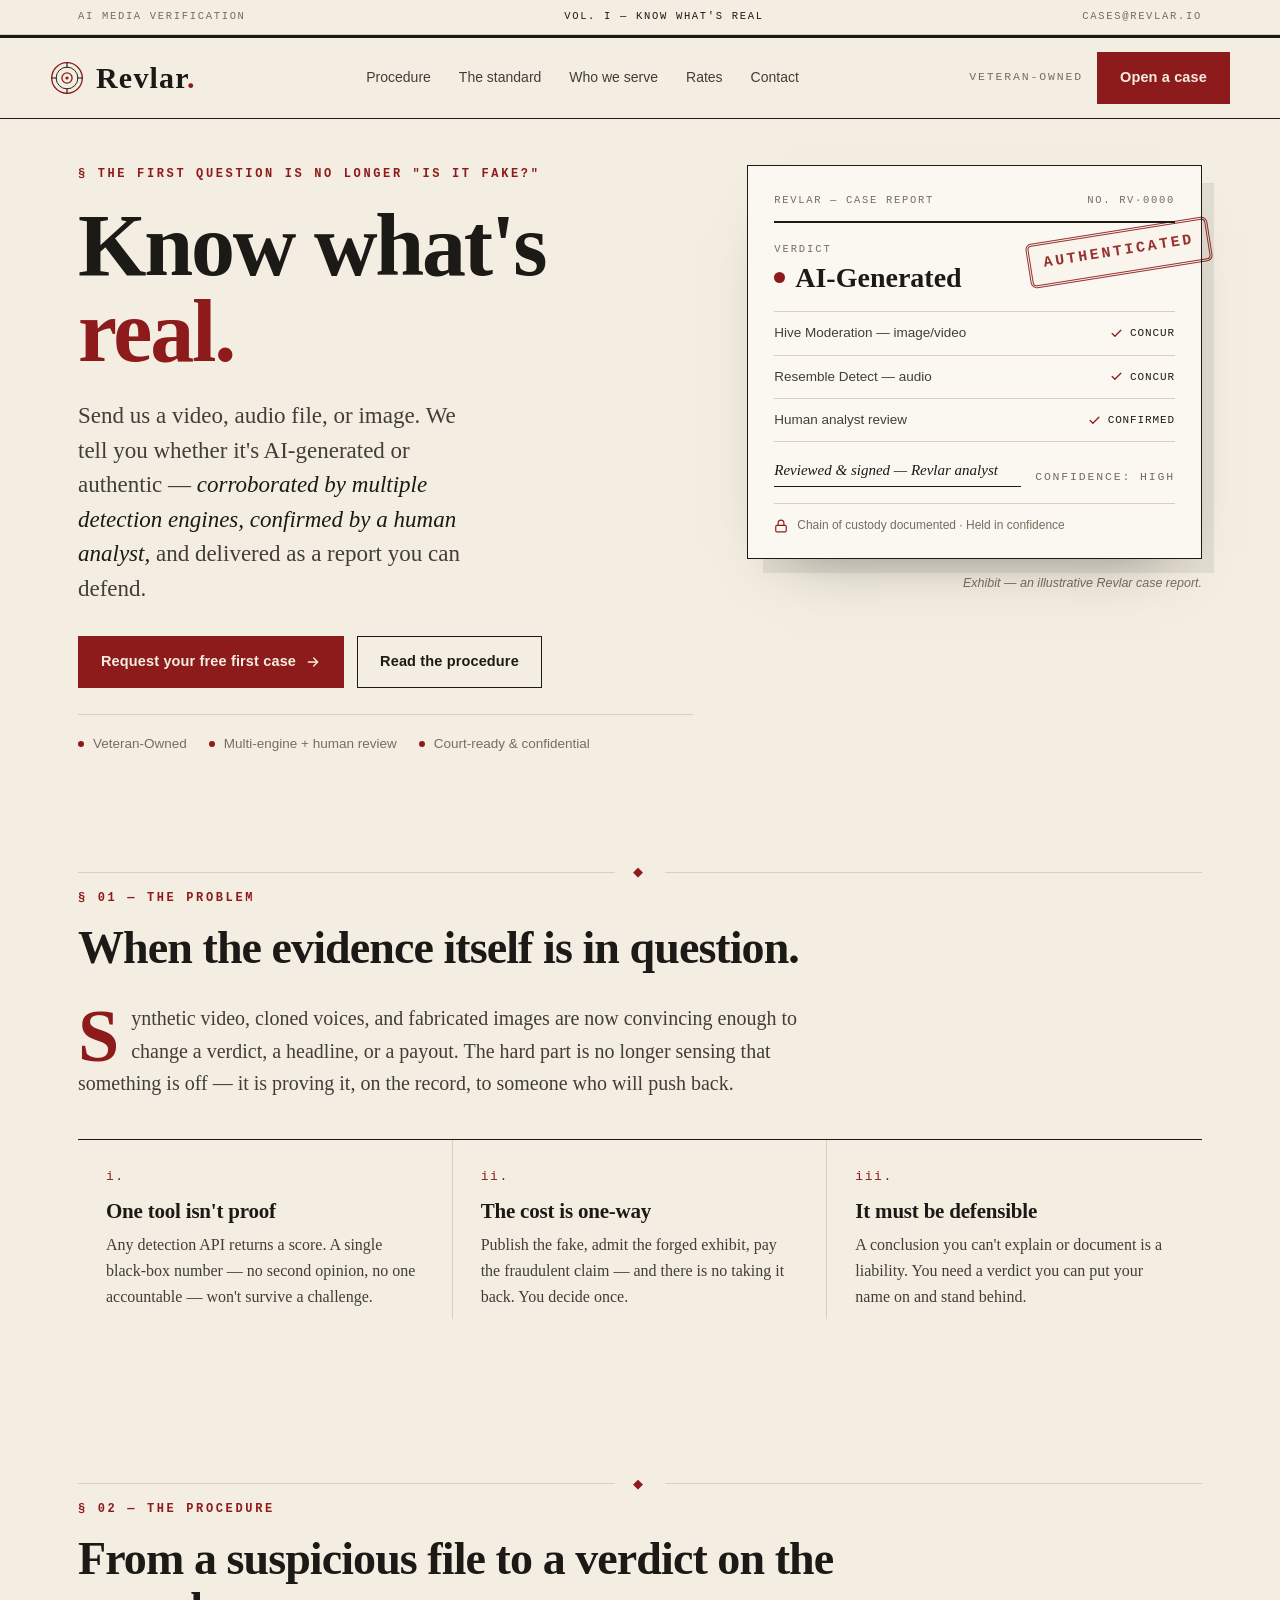
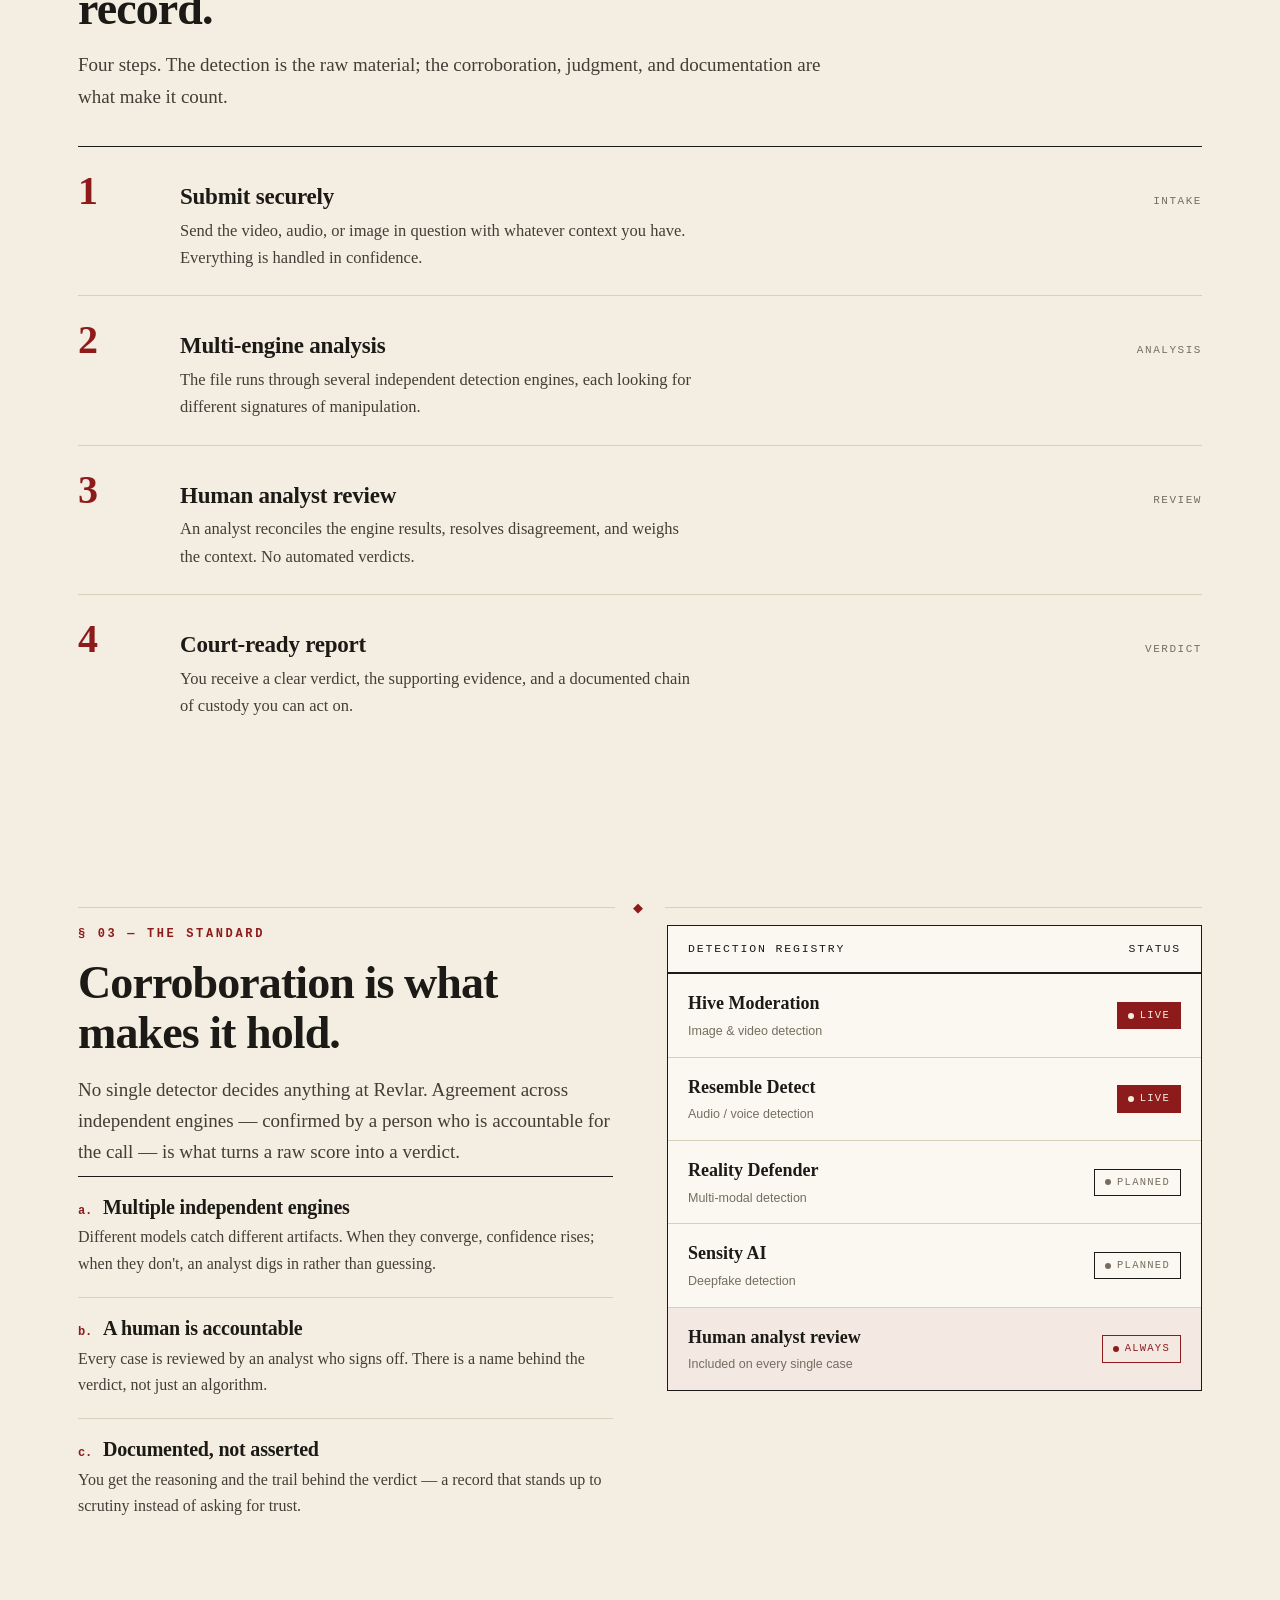
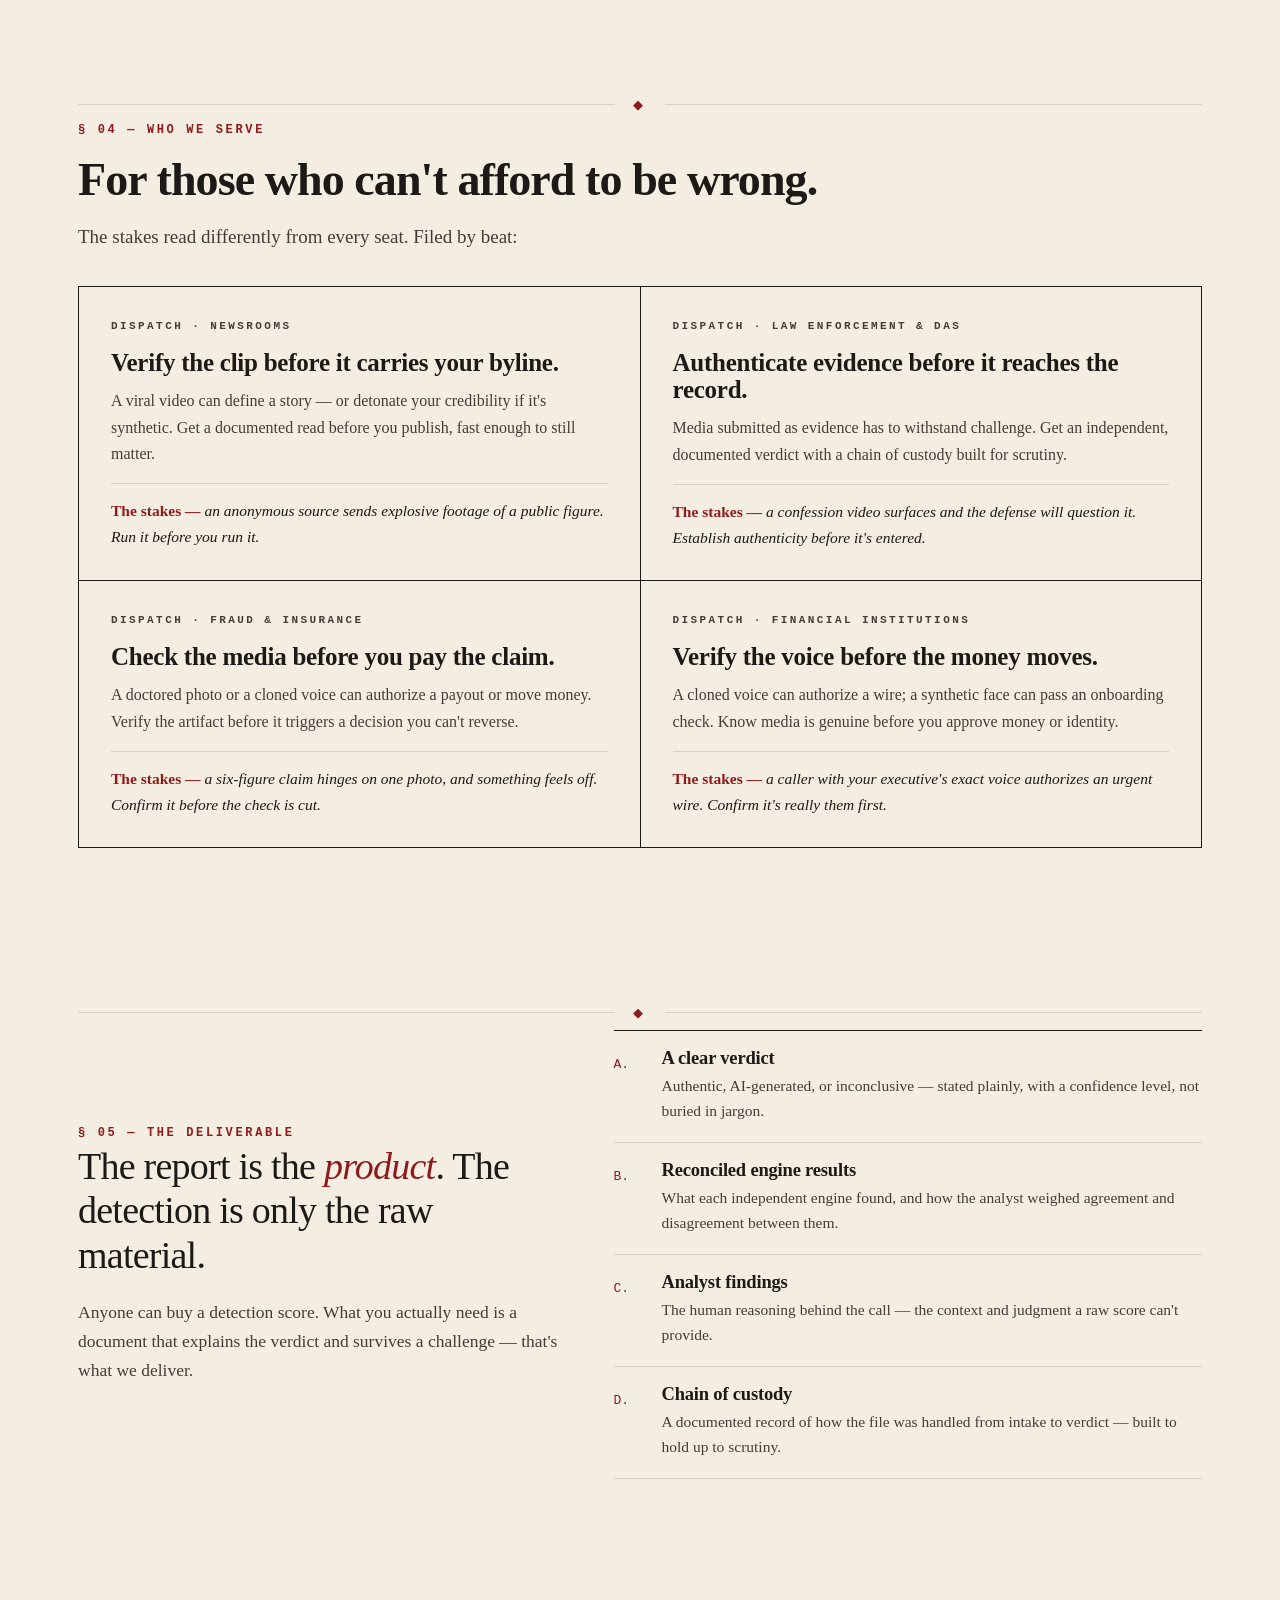
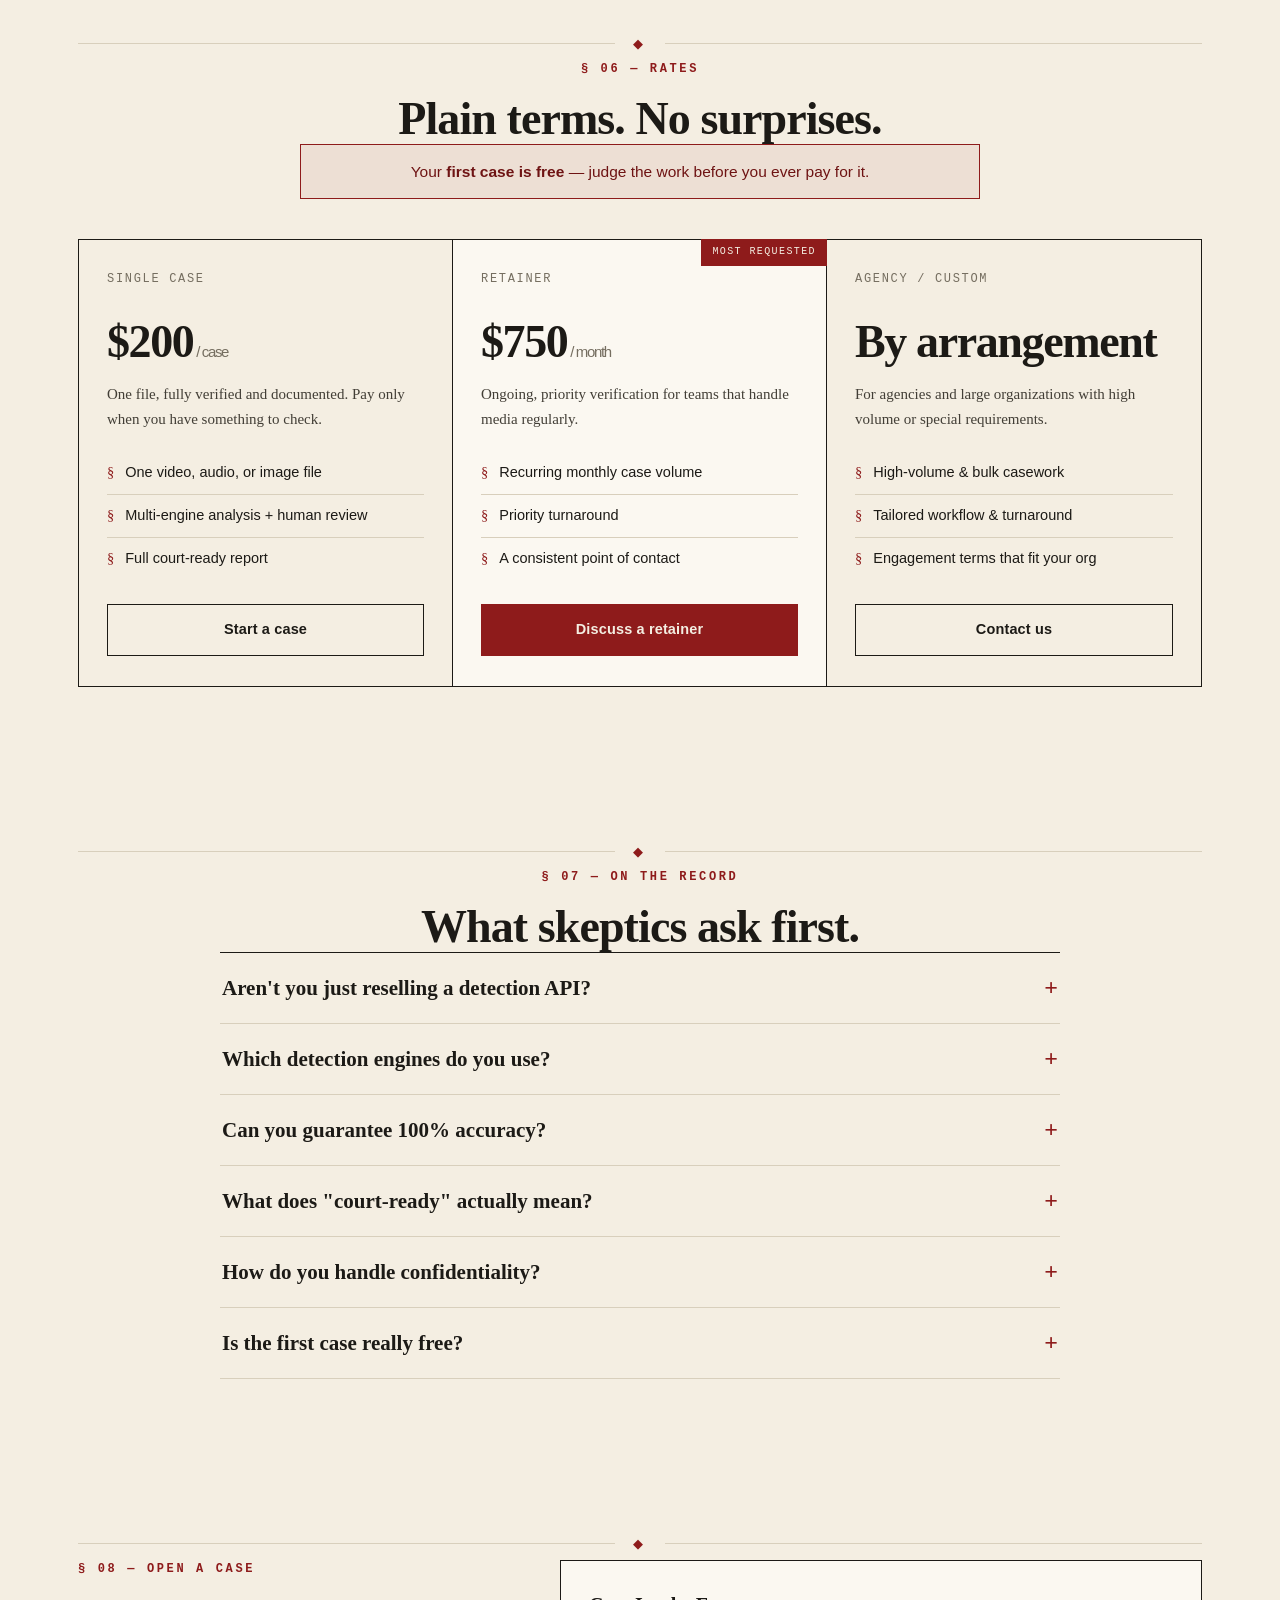
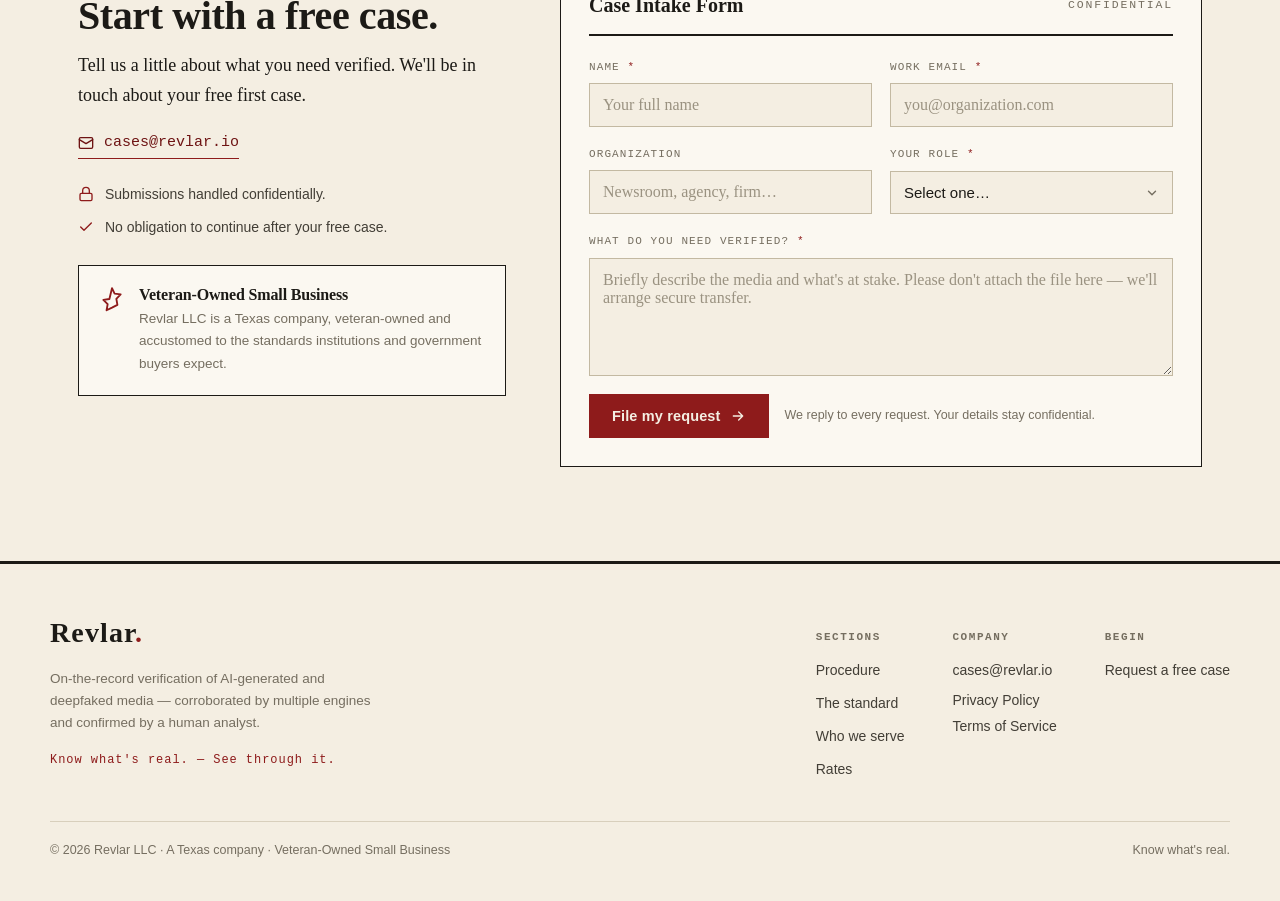
<file: revlar-v2.html>
<!DOCTYPE html>
<html lang="en">
<head>
<meta charset="UTF-8" />
<meta name="viewport" content="width=device-width, initial-scale=1.0" />
<title>Revlar — Know What's Real</title>
<meta name="description" content="Revlar verifies whether a video, audio file, or image is AI-generated or authentic — corroborated by multiple independent detection engines, confirmed by a human analyst, and delivered as a court-ready report. Veteran-Owned. First case free." />
<meta name="theme-color" content="#F4EEE2" />
<meta property="og:title" content="Revlar — Know what's real." />
<meta property="og:description" content="On-the-record verification of AI-generated and deepfaked media. Multiple engines, human review, defensible documentation." />
<meta property="og:type" content="website" />
<style>
  /* ============================================================
     REVLAR — "The Record" edition
     Editorial broadsheet / case-dossier aesthetic.
     Warm paper, ink serif, a single oxblood accent.
     ============================================================ */

  :root{
    --paper:    #F4EEE2;   /* warm broadsheet paper */
    --paper-2:  #FBF8F1;   /* lighter — documents/cards */
    --paper-3:  #EFE8D8;   /* faint panel */
    --ink:      #1C1A16;   /* near-black, warm */
    --ink-soft: #423E36;
    --muted:    #756E60;
    --faint:    #9A9281;
    --rule:     #D8CFBC;
    --rule-2:   #C3B9A2;

    --ox:       #8E1B1B;   /* oxblood accent */
    --ox-deep:  #6E1313;
    --ox-tint:  rgba(142,27,27,.07);

    --serif: Georgia, "Iowan Old Style", "Times New Roman", Times, serif;
    --sans:  -apple-system, BlinkMacSystemFont, "Segoe UI", Roboto, Helvetica, Arial, sans-serif;
    --mono:  "SF Mono", "JetBrains Mono", ui-monospace, Menlo, Consolas, monospace;

    --maxw: 1180px;
  }

  *{ box-sizing:border-box; }
  html{ scroll-behavior:smooth; -webkit-text-size-adjust:100%; }
  body{
    margin:0;
    background:var(--paper);
    color:var(--ink);
    font-family:var(--serif);
    font-size:18px;
    line-height:1.65;
    /* faint vertical "newsprint" warmth */
    background-image:
      radial-gradient(1200px 700px at 50% -10%, rgba(255,255,255,.5), transparent 60%);
  }
  h1,h2,h3,h4{ font-family:var(--serif); font-weight:700; line-height:1.08; margin:0; letter-spacing:-.01em; }
  p{ margin:0; }
  a{ color:inherit; text-decoration:none; }
  ::selection{ background:var(--ox); color:var(--paper); }
  img,svg{ display:block; }

  .wrap{ max-width:var(--maxw); margin:0 auto; padding:0 28px; }

  /* ---------- typographic helpers ---------- */
  .kicker{
    font-family:var(--mono); font-size:12px; letter-spacing:.22em; text-transform:uppercase;
    color:var(--ox); font-weight:600;
  }
  .meta{
    font-family:var(--mono); font-size:11.5px; letter-spacing:.16em; text-transform:uppercase; color:var(--muted);
  }
  .rule-thin{ border:none; border-top:1px solid var(--rule); margin:0; }
  .rule-ink{ border:none; border-top:1px solid var(--ink); margin:0; }

  /* double broadsheet rule */
  .drule{ border:none; height:0; border-top:3px solid var(--ink); position:relative; margin:0; }
  .drule::after{ content:""; position:absolute; left:0; right:0; top:3px; border-top:1px solid var(--ink); }

  /* section divider with ornament */
  .divider{ display:flex; align-items:center; gap:18px; color:var(--rule-2); padding:6px 0; }
  .divider::before,.divider::after{ content:""; height:1px; background:var(--rule); flex:1; }
  .divider span{ color:var(--ox); font-size:13px; letter-spacing:.3em; }

  /* ---------- buttons ---------- */
  .btn{
    display:inline-flex; align-items:center; gap:9px;
    font-family:var(--sans); font-size:14.5px; font-weight:600; letter-spacing:.01em;
    padding:13px 22px; cursor:pointer; border:1px solid var(--ink);
    transition:background .18s ease, color .18s ease, transform .15s ease;
    background:transparent; color:var(--ink);
  }
  .btn svg{ width:16px; height:16px; }
  .btn-solid{ background:var(--ox); border-color:var(--ox); color:var(--paper); }
  .btn-solid:hover{ background:var(--ox-deep); border-color:var(--ox-deep); transform:translateY(-1px); }
  .btn-ghost:hover{ background:var(--ink); color:var(--paper); }

  /* ---------- folio strip ---------- */
  .folio{
    border-bottom:1px solid var(--rule);
    background:var(--paper);
  }
  .folio .wrap{ display:flex; justify-content:space-between; align-items:center; height:34px; }
  .folio .meta{ font-size:10.5px; }
  .folio .mid{ color:var(--ink); }
  @media(max-width:720px){ .folio .mid,.folio .right{ display:none; } }

  /* ---------- masthead / header ---------- */
  header{ position:sticky; top:0; z-index:60; background:rgba(244,238,226,.92); backdrop-filter:blur(8px); }
  header .drule{ }
  .masthead{ display:flex; align-items:center; justify-content:space-between; gap:24px; padding:14px 0; }
  .brand{ display:inline-flex; align-items:center; gap:12px; }
  .brand .seal{ width:34px; height:34px; flex:none; }
  .brand .word{ font-family:var(--serif); font-weight:700; font-size:30px; letter-spacing:.04em; line-height:1; }
  .brand .word .dot{ color:var(--ox); }
  nav.links{ display:flex; gap:28px; align-items:center; }
  nav.links a{ font-family:var(--sans); font-size:14px; font-weight:500; color:var(--ink-soft); }
  nav.links a:hover{ color:var(--ox); }
  .head-cta{ display:flex; align-items:center; gap:14px; }
  .head-cta .meta{ color:var(--muted); }

  .menu-btn{ display:none; background:none; border:1px solid var(--ink); width:42px; height:42px; cursor:pointer; align-items:center; justify-content:center; }
  .menu-btn svg{ width:20px; height:20px; }

  .mobile{ display:none; position:fixed; inset:auto 0 0 0; top:0; z-index:59; background:var(--paper); padding:90px 28px 28px; flex-direction:column; gap:2px; }
  .mobile.open{ display:flex; }
  .mobile a{ font-family:var(--serif); font-size:24px; padding:16px 2px; border-bottom:1px solid var(--rule); }
  .mobile .btn{ margin-top:22px; justify-content:center; }

  /* ============ FRONT PAGE / HERO ============ */
  .front{ padding:46px 0 26px; }
  .front-grid{ display:grid; grid-template-columns:1.15fr .85fr; gap:54px; align-items:start; }
  .hed{
    font-size:clamp(46px,7.2vw,88px); line-height:.98; letter-spacing:-.025em; margin:18px 0 0;
  }
  .dek{
    margin-top:24px; font-size:clamp(19px,2.2vw,23px); color:var(--ink-soft); line-height:1.5; max-width:34ch;
  }
  .dek .lead-em{ color:var(--ink); font-style:italic; }
  .actions{ margin-top:30px; display:flex; flex-wrap:wrap; gap:13px; align-items:center; }
  .front .creds{
    list-style:none; padding:18px 0 0; margin:26px 0 0; border-top:1px solid var(--rule);
    display:flex; flex-wrap:wrap; gap:8px 22px; font-family:var(--sans); font-size:13.5px; color:var(--muted);
  }
  .front .creds li{ display:inline-flex; align-items:center; gap:9px; }
  .front .creds li::before{ content:""; width:6px; height:6px; background:var(--ox); border-radius:50%; }

  /* redaction reveal */
  .redact{ position:relative; display:inline-block; color:var(--ox); }
  .redact::after{
    content:""; position:absolute; left:-6px; right:-6px; top:4%; bottom:8%;
    background:var(--ink); transform-origin:right center; transition:transform .8s cubic-bezier(.76,0,.24,1);
  }
  .redact.shown::after{ transform:scaleX(0); }

  /* exhibit document */
  .exhibit{ margin:0; }
  .document{
    position:relative; background:var(--paper-2); border:1px solid var(--ink);
    box-shadow:14px 16px 0 -2px rgba(28,26,22,.08), 0 30px 60px -40px rgba(28,26,22,.5);
    padding:26px 26px 22px;
  }
  .doc-folio{ display:flex; justify-content:space-between; align-items:center; }
  .doc-folio .meta{ font-size:10.5px; }
  .doc-rule{ border:none; border-top:2px solid var(--ink); margin:12px 0 0; position:relative; }
  .doc-rule::after{ content:""; position:absolute; left:0; right:0; top:2px; border-top:1px solid var(--ink); }
  .doc-verdict{ margin-top:18px; }
  .doc-verdict .vlabel{ font-family:var(--mono); font-size:10.5px; letter-spacing:.18em; text-transform:uppercase; color:var(--muted); }
  .doc-verdict .vval{ font-family:var(--serif); font-weight:700; font-size:28px; line-height:1.1; margin-top:4px; display:flex; align-items:center; gap:10px; }
  .doc-verdict .vval .pip{ width:11px; height:11px; border-radius:50%; background:var(--ox); flex:none; }
  .ledger{ margin-top:18px; border-top:1px solid var(--rule); }
  .ledger .row{ display:flex; justify-content:space-between; align-items:center; padding:10px 0; border-bottom:1px solid var(--rule); font-family:var(--sans); font-size:13.5px; }
  .ledger .row .nm{ color:var(--ink-soft); }
  .ledger .row .st{ font-family:var(--mono); font-size:11px; letter-spacing:.08em; text-transform:uppercase; color:var(--ink); display:inline-flex; align-items:center; gap:7px; }
  .ledger .row .st svg{ width:13px; height:13px; color:var(--ox); }
  .doc-sign{ margin-top:16px; display:flex; align-items:flex-end; justify-content:space-between; gap:14px; }
  .doc-sign .sig{ font-style:italic; font-size:15px; color:var(--ink); border-bottom:1px solid var(--ink); padding-bottom:3px; flex:1; }
  .doc-sign .meta{ white-space:nowrap; }
  .doc-foot{ margin-top:16px; padding-top:12px; border-top:1px solid var(--rule); display:flex; gap:9px; align-items:center; font-family:var(--sans); font-size:12px; color:var(--muted); }
  .doc-foot svg{ width:14px; height:14px; color:var(--ox); flex:none; }

  .stamp{
    position:absolute; top:64px; right:-10px;
    font-family:var(--mono); font-weight:700; font-size:15px; letter-spacing:.18em; text-transform:uppercase;
    color:var(--ox); border:3px double var(--ox); border-radius:6px; padding:7px 13px;
    transform:rotate(-9deg); opacity:.9; background:rgba(251,248,241,.4);
    mix-blend-mode:multiply;
  }
  .exhibit figcaption{ margin-top:14px; font-family:var(--sans); font-size:12.5px; color:var(--muted); font-style:italic; text-align:right; }

  /* ============ generic section ============ */
  section.band{ padding:74px 0; }
  .band-head{ max-width:760px; }
  .band-head.center{ margin:0 auto; text-align:center; }
  .band-head h2{ font-size:clamp(30px,4.2vw,46px); margin-top:14px; letter-spacing:-.02em; }
  .band-head .stand{ margin-top:16px; font-size:19px; color:var(--ink-soft); }

  /* drop-capped lead */
  .lede-col{ max-width:720px; margin-top:30px; font-size:20px; line-height:1.62; color:var(--ink-soft); }
  .lede-col::first-letter{
    font-size:74px; line-height:.78; float:left; padding:6px 12px 0 0; color:var(--ox); font-weight:700;
  }

  /* ---------- the problem: three briefs ---------- */
  .briefs{ display:grid; grid-template-columns:repeat(3,1fr); gap:0; margin-top:40px; border-top:1px solid var(--ink); }
  .brief{ padding:26px 28px 8px; border-right:1px solid var(--rule); }
  .brief:last-child{ border-right:none; }
  .brief .no{ font-family:var(--mono); color:var(--ox); font-size:13px; letter-spacing:.12em; }
  .brief h3{ font-size:21px; margin:12px 0 9px; }
  .brief p{ font-size:16px; color:var(--ink-soft); }

  /* ---------- procedure / how it works ---------- */
  .procedure{ margin-top:34px; }
  .pstep{ display:grid; grid-template-columns:78px 1fr auto; gap:24px; align-items:baseline; padding:24px 0; border-top:1px solid var(--rule); }
  .pstep:first-child{ border-top:1px solid var(--ink); }
  .pstep .pn{ font-family:var(--serif); font-size:40px; font-weight:700; color:var(--ox); line-height:1; }
  .pstep .pbody h3{ font-size:23px; margin-bottom:7px; }
  .pstep .pbody p{ font-size:16.5px; color:var(--ink-soft); max-width:62ch; }
  .pstep .ptag{ font-family:var(--mono); font-size:11px; letter-spacing:.14em; text-transform:uppercase; color:var(--muted); white-space:nowrap; }
  @media(max-width:720px){ .pstep{ grid-template-columns:56px 1fr; } .pstep .ptag{ display:none; } .pstep .pn{ font-size:32px; } }

  /* ---------- trust + ledger table ---------- */
  .trust{ display:grid; grid-template-columns:1fr 1fr; gap:54px; align-items:start; }
  .why-list{ margin-top:8px; }
  .why{ padding:20px 0; border-top:1px solid var(--rule); }
  .why:first-child{ border-top:1px solid var(--ink); }
  .why h3{ font-size:20px; margin-bottom:6px; display:flex; align-items:baseline; gap:11px; }
  .why h3 .sec{ font-family:var(--mono); font-size:12px; color:var(--ox); }
  .why p{ font-size:16px; color:var(--ink-soft); }

  .registry{ border:1px solid var(--ink); background:var(--paper-2); }
  .registry .rhead{ display:flex; justify-content:space-between; padding:14px 20px; border-bottom:2px solid var(--ink); }
  .registry .rhead .meta{ color:var(--ink); }
  .erow{ display:flex; justify-content:space-between; align-items:center; padding:15px 20px; border-bottom:1px solid var(--rule); }
  .erow:last-child{ border-bottom:none; }
  .erow .nm{ font-family:var(--serif); font-size:18px; font-weight:700; }
  .erow .ty{ font-family:var(--sans); font-size:12.5px; color:var(--muted); margin-top:2px; }
  .tag{ font-family:var(--mono); font-size:10.5px; letter-spacing:.12em; text-transform:uppercase; padding:4px 10px; border:1px solid var(--ink); display:inline-flex; align-items:center; gap:6px; }
  .tag .d{ width:6px; height:6px; border-radius:50%; background:currentColor; }
  .tag.live{ color:var(--paper); background:var(--ox); border-color:var(--ox); }
  .tag.planned{ color:var(--muted); }
  .tag.always{ color:var(--ox); border-color:var(--ox); }
  .erow.human{ background:var(--ox-tint); }

  /* ---------- dispatches / who we serve ---------- */
  .dispatches{ display:grid; grid-template-columns:1fr 1fr; gap:0; margin-top:34px; border-top:1px solid var(--ink); border-left:1px solid var(--ink); }
  .dispatch{ padding:30px 32px; border-right:1px solid var(--ink); border-bottom:1px solid var(--ink); }
  .dispatch .kicker{ font-size:11px; }
  .dispatch h3{ font-size:25px; margin:14px 0 12px; letter-spacing:-.01em; }
  .dispatch p{ font-size:16px; color:var(--ink-soft); }
  .dispatch .stakes{ margin-top:16px; padding-top:14px; border-top:1px solid var(--rule); font-style:italic; font-size:15.5px; color:var(--ink); }
  .dispatch .stakes b{ color:var(--ox); font-style:normal; font-weight:700; }
  @media(max-width:720px){ .dispatches{ grid-template-columns:1fr; } }

  /* ---------- report feature ---------- */
  .report{ display:grid; grid-template-columns:.9fr 1.1fr; gap:54px; align-items:center; }
  .report .pull{ font-size:clamp(26px,3.4vw,38px); line-height:1.18; letter-spacing:-.02em; }
  .report .pull em{ color:var(--ox); font-style:italic; }
  .report .sub{ margin-top:20px; font-size:17.5px; color:var(--ink-soft); }
  .deliverables{ border-top:1px solid var(--ink); }
  .deliverable{ display:grid; grid-template-columns:30px 1fr; gap:18px; padding:18px 0; border-bottom:1px solid var(--rule); align-items:start; }
  .deliverable .dn{ font-family:var(--mono); font-size:13px; color:var(--ox); padding-top:5px; }
  .deliverable h3{ font-size:18.5px; margin-bottom:4px; }
  .deliverable p{ font-size:15.5px; color:var(--ink-soft); }

  /* ---------- rate card / pricing ---------- */
  .notice{
    margin:0 auto 40px; max-width:680px; text-align:center;
    border:1px solid var(--ox); color:var(--ox-deep); background:var(--ox-tint);
    padding:14px 22px; font-family:var(--sans); font-size:15.5px;
  }
  .notice b{ font-weight:700; }
  .ratecard{ display:grid; grid-template-columns:repeat(3,1fr); border:1px solid var(--ink); }
  .rate{ padding:30px 28px; border-right:1px solid var(--ink); display:flex; flex-direction:column; }
  .rate:last-child{ border-right:none; }
  .rate.featured{ background:var(--paper-2); position:relative; }
  .rate .rtag{ position:absolute; top:-1px; right:-1px; font-family:var(--mono); font-size:10px; letter-spacing:.14em; text-transform:uppercase; background:var(--ox); color:var(--paper); padding:5px 11px; }
  .rate .rname{ font-family:var(--mono); font-size:12px; letter-spacing:.14em; text-transform:uppercase; color:var(--muted); }
  .rate .price{ font-family:var(--serif); font-size:46px; font-weight:700; letter-spacing:-.03em; margin:14px 0 2px; }
  .rate .price small{ font-size:15px; font-weight:400; color:var(--muted); font-family:var(--sans); }
  .rate .rdesc{ font-size:15px; color:var(--ink-soft); min-height:52px; }
  .rate ul{ list-style:none; padding:0; margin:18px 0 24px; }
  .rate li{ display:flex; gap:11px; padding:9px 0; border-top:1px solid var(--rule); font-family:var(--sans); font-size:14.5px; }
  .rate li:first-child{ border-top:none; }
  .rate li::before{ content:"§"; color:var(--ox); font-family:var(--serif); }
  .rate .btn{ margin-top:auto; justify-content:center; }
  @media(max-width:820px){ .ratecard{ grid-template-columns:1fr; } .rate{ border-right:none; border-bottom:1px solid var(--ink); } .rate:last-child{ border-bottom:none; } }

  /* ---------- FAQ ---------- */
  .faq{ max-width:840px; margin:0 auto; border-top:1px solid var(--ink); }
  .qitem{ border-bottom:1px solid var(--rule); }
  .q{ width:100%; background:none; border:none; cursor:pointer; text-align:left; display:flex; justify-content:space-between; gap:20px; align-items:baseline; padding:22px 2px; font-family:var(--serif); font-size:21px; font-weight:700; color:var(--ink); }
  .q .mk{ font-family:var(--serif); color:var(--ox); font-size:24px; flex:none; transition:transform .25s ease; line-height:1; }
  .qitem.open .mk{ transform:rotate(45deg); }
  .a{ max-height:0; overflow:hidden; transition:max-height .3s ease; }
  .a p{ padding:0 2px 24px; font-size:16.5px; color:var(--ink-soft); max-width:72ch; }

  /* ---------- contact ---------- */
  .contact{ display:grid; grid-template-columns:.8fr 1.2fr; gap:54px; align-items:start; }
  .contact .email{ display:inline-flex; align-items:center; gap:10px; margin-top:20px; font-family:var(--mono); font-size:15px; color:var(--ox-deep); border-bottom:1px solid var(--ox); padding-bottom:3px; }
  .contact .email svg{ width:16px; height:16px; }
  .assure{ margin-top:22px; display:grid; gap:10px; }
  .assure div{ display:flex; gap:11px; font-family:var(--sans); font-size:14px; color:var(--ink-soft); }
  .assure svg{ width:16px; height:16px; color:var(--ox); flex:none; margin-top:3px; }
  .colophon{ margin-top:26px; border:1px solid var(--ink); background:var(--paper-2); padding:20px; display:flex; gap:14px; }
  .colophon svg{ width:26px; height:26px; color:var(--ox); flex:none; }
  .colophon h4{ font-size:16px; margin-bottom:5px; }
  .colophon p{ font-family:var(--sans); font-size:13.5px; color:var(--muted); }

  form{ border:1px solid var(--ink); background:var(--paper-2); padding:28px; }
  .form-folio{ display:flex; justify-content:space-between; align-items:center; border-bottom:2px solid var(--ink); padding-bottom:12px; margin-bottom:22px; }
  .form-folio .ft{ font-family:var(--serif); font-weight:700; font-size:20px; }
  .grid2{ display:grid; grid-template-columns:1fr 1fr; gap:18px; }
  .field{ display:grid; gap:7px; margin-bottom:18px; }
  .field label{ font-family:var(--mono); font-size:11px; letter-spacing:.1em; text-transform:uppercase; color:var(--muted); }
  .field label .rq{ color:var(--ox); }
  input,select,textarea{
    font-family:var(--serif); font-size:16px; color:var(--ink); background:var(--paper);
    border:1px solid var(--rule-2); padding:12px 13px; width:100%; border-radius:0;
    transition:border-color .18s ease, box-shadow .18s ease;
  }
  textarea{ resize:vertical; min-height:118px; }
  input::placeholder,textarea::placeholder{ color:var(--faint); }
  input:focus,select:focus,textarea:focus{ outline:none; border-color:var(--ox); box-shadow:0 0 0 3px var(--ox-tint); }
  select{ appearance:none; -webkit-appearance:none; font-family:var(--sans); font-size:15px;
    background-image:url("data:image/svg+xml,%3Csvg xmlns='http://www.w3.org/2000/svg' width='14' height='14' viewBox='0 0 24 24' fill='none' stroke='%23756E60' stroke-width='2.4' stroke-linecap='round' stroke-linejoin='round'%3E%3Cpolyline points='6 9 12 15 18 9'/%3E%3C/svg%3E");
    background-repeat:no-repeat; background-position:right 13px center; padding-right:38px; }
  .submit-row{ display:flex; align-items:center; gap:16px; flex-wrap:wrap; margin-top:4px; }
  .form-note{ font-family:var(--sans); font-size:12.5px; color:var(--muted); }
  .form-status{ display:none; margin-top:16px; padding:14px 16px; font-family:var(--sans); font-size:14.5px; border:1px solid; gap:10px; }
  .form-status.show{ display:flex; align-items:flex-start; }
  .form-status svg{ width:18px; height:18px; flex:none; margin-top:1px; }
  .form-status.ok{ color:var(--ox-deep); border-color:var(--ox); background:var(--ox-tint); }
  .form-status.err{ color:var(--ox-deep); border-color:var(--ox); background:var(--ox-tint); }
  @media(max-width:720px){ .grid2{ grid-template-columns:1fr; } }

  /* ---------- footer ---------- */
  footer{ margin-top:20px; }
  .foot-main{ padding:46px 0 30px; }
  .foot-top{ display:flex; justify-content:space-between; gap:34px; flex-wrap:wrap; }
  .foot-brand{ max-width:340px; }
  .foot-brand .word{ font-family:var(--serif); font-weight:700; font-size:28px; letter-spacing:.04em; }
  .foot-brand .word .dot{ color:var(--ox); }
  .foot-brand p{ margin-top:12px; font-family:var(--sans); font-size:13.5px; color:var(--muted); }
  .foot-tags{ margin-top:16px; font-family:var(--mono); font-size:12px; letter-spacing:.08em; color:var(--ox); }
  .foot-cols{ display:flex; gap:48px; flex-wrap:wrap; }
  .fcol h5{ font-family:var(--mono); font-size:11px; letter-spacing:.14em; text-transform:uppercase; color:var(--muted); margin-bottom:13px; }
  .fcol a,.fcol button{ display:block; font-family:var(--sans); font-size:14px; color:var(--ink-soft); margin-bottom:10px; background:none; border:none; padding:0; cursor:pointer; text-align:left; }
  .fcol a:hover,.fcol button:hover{ color:var(--ox); }
  .foot-bottom{ border-top:1px solid var(--rule); padding:18px 0 40px; display:flex; justify-content:space-between; gap:14px; flex-wrap:wrap; font-family:var(--sans); font-size:12.5px; color:var(--muted); }

  /* ---------- modal ---------- */
  .overlay{ position:fixed; inset:0; z-index:100; background:rgba(28,26,22,.45); display:none; align-items:center; justify-content:center; padding:24px; }
  .overlay.open{ display:flex; }
  .modal{ background:var(--paper-2); border:1px solid var(--ink); max-width:660px; width:100%; max-height:84vh; overflow-y:auto; padding:32px; box-shadow:18px 20px 0 -4px rgba(28,26,22,.12); }
  .modal h3{ font-size:28px; }
  .modal .meta{ margin:8px 0 18px; }
  .modal h4{ font-family:var(--serif); font-size:17px; margin:20px 0 6px; color:var(--ox-deep); }
  .modal p{ font-family:var(--sans); font-size:14.5px; color:var(--ink-soft); margin-bottom:10px; }
  .modal a{ color:var(--ox-deep); border-bottom:1px solid var(--ox); }
  .mclose{ float:right; background:none; border:1px solid var(--ink); width:38px; height:38px; cursor:pointer; font-size:20px; line-height:1; margin:-6px -6px 0 0; }
  .mclose:hover{ background:var(--ink); color:var(--paper); }

  /* ---------- reveal ---------- */
  .rise{ opacity:0; transform:translateY(16px); transition:opacity .6s ease, transform .6s ease; }
  .rise.in{ opacity:1; transform:none; }

  /* ============ responsive ============ */
  @media(max-width:900px){
    .front-grid{ grid-template-columns:1fr; gap:40px; }
    .trust{ grid-template-columns:1fr; gap:38px; }
    .report{ grid-template-columns:1fr; gap:32px; }
    .contact{ grid-template-columns:1fr; gap:36px; }
    .briefs{ grid-template-columns:1fr; }
    .brief{ border-right:none; border-bottom:1px solid var(--rule); padding-bottom:22px; }
    .brief:last-child{ border-bottom:none; }
  }
  @media(max-width:720px){
    nav.links,.head-cta .meta,.head-cta .btn{ display:none; }
    .menu-btn{ display:flex; }
    body{ font-size:17px; }
    section.band{ padding:54px 0; }
    .stamp{ top:42px; font-size:13px; }
  }
  @media(prefers-reduced-motion:reduce){
    *{ animation:none!important; transition:none!important; scroll-behavior:auto!important; }
    .rise{ opacity:1; transform:none; }
    .redact::after{ transform:scaleX(0); }
  }
</style>
</head>
<body>

<!-- ===== folio strip ===== -->
<div class="folio">
  <div class="wrap">
    <span class="meta">AI Media Verification</span>
    <span class="meta mid">Vol. I — Know What's Real</span>
    <span class="meta right">cases@revlar.io</span>
  </div>
</div>

<!-- ===== masthead ===== -->
<header>
  <hr class="drule" />
  <div class="wrap masthead">
    <a href="#top" class="brand" aria-label="Revlar home">
      <svg class="seal" viewBox="0 0 36 36" fill="none" aria-hidden="true">
        <circle cx="18" cy="18" r="16.2" stroke="#8E1B1B" stroke-width="1.4"/>
        <circle cx="18" cy="18" r="11.5" stroke="#1C1A16" stroke-width="1"/>
        <circle cx="18" cy="18" r="5.4" stroke="#8E1B1B" stroke-width="1.4"/>
        <circle cx="18" cy="18" r="1.7" fill="#8E1B1B"/>
        <path d="M18 1.8v5M18 29.2v5M1.8 18h5M29.2 18h5" stroke="#1C1A16" stroke-width="1.2" stroke-linecap="round"/>
      </svg>
      <span class="word">Revlar<span class="dot">.</span></span>
    </a>
    <nav class="links">
      <a href="#procedure">Procedure</a>
      <a href="#standard">The standard</a>
      <a href="#dispatches">Who we serve</a>
      <a href="#rates">Rates</a>
      <a href="#contact">Contact</a>
    </nav>
    <div class="head-cta">
      <span class="meta">Veteran-Owned</span>
      <a href="#contact" class="btn btn-solid">Open a case</a>
    </div>
    <button class="menu-btn" id="menuBtn" aria-label="Open menu" aria-expanded="false">
      <svg viewBox="0 0 24 24" fill="none" stroke="currentColor" stroke-width="1.8" stroke-linecap="round"><path d="M3 6h18M3 12h18M3 18h18"/></svg>
    </button>
  </div>
  <hr class="rule-ink" />
</header>

<div class="mobile" id="mobile">
  <a href="#procedure">Procedure</a>
  <a href="#standard">The standard</a>
  <a href="#dispatches">Who we serve</a>
  <a href="#rates">Rates</a>
  <a href="#contact">Contact</a>
  <a href="#contact" class="btn btn-solid">Open a case</a>
</div>

<span id="top"></span>

<!-- ===== FRONT PAGE / HERO ===== -->
<section class="front">
  <div class="wrap front-grid">
    <div class="front-lead">
      <p class="kicker">§ The first question is no longer "is it fake?"</p>
      <h1 class="hed">Know what's <span class="redact" id="redact">real.</span></h1>
      <p class="dek">
        Send us a video, audio file, or image. We tell you whether it's AI-generated or
        authentic — <span class="lead-em">corroborated by multiple detection engines, confirmed
        by a human analyst,</span> and delivered as a report you can defend.
      </p>
      <div class="actions">
        <a href="#contact" class="btn btn-solid">
          Request your free first case
          <svg viewBox="0 0 24 24" fill="none" stroke="currentColor" stroke-width="2" stroke-linecap="round" stroke-linejoin="round"><path d="M5 12h14M13 6l6 6-6 6"/></svg>
        </a>
        <a href="#procedure" class="btn btn-ghost">Read the procedure</a>
      </div>
      <ul class="creds">
        <li>Veteran-Owned</li>
        <li>Multi-engine + human review</li>
        <li>Court-ready &amp; confidential</li>
      </ul>
    </div>

    <figure class="exhibit rise">
      <div class="document">
        <span class="stamp">Authenticated</span>
        <div class="doc-folio">
          <span class="meta">Revlar — Case Report</span>
          <span class="meta">No. RV·0000</span>
        </div>
        <hr class="doc-rule" />
        <div class="doc-verdict">
          <div class="vlabel">Verdict</div>
          <div class="vval"><span class="pip"></span> AI-Generated</div>
        </div>
        <div class="ledger">
          <div class="row"><span class="nm">Hive Moderation — image/video</span><span class="st"><svg viewBox="0 0 24 24" fill="none" stroke="currentColor" stroke-width="2.4" stroke-linecap="round" stroke-linejoin="round"><path d="M20 6L9 17l-5-5"/></svg>Concur</span></div>
          <div class="row"><span class="nm">Resemble Detect — audio</span><span class="st"><svg viewBox="0 0 24 24" fill="none" stroke="currentColor" stroke-width="2.4" stroke-linecap="round" stroke-linejoin="round"><path d="M20 6L9 17l-5-5"/></svg>Concur</span></div>
          <div class="row"><span class="nm">Human analyst review</span><span class="st"><svg viewBox="0 0 24 24" fill="none" stroke="currentColor" stroke-width="2.4" stroke-linecap="round" stroke-linejoin="round"><path d="M20 6L9 17l-5-5"/></svg>Confirmed</span></div>
        </div>
        <div class="doc-sign">
          <span class="sig">Reviewed &amp; signed — Revlar analyst</span>
          <span class="meta">Confidence: High</span>
        </div>
        <div class="doc-foot">
          <svg viewBox="0 0 24 24" fill="none" stroke="currentColor" stroke-width="2" stroke-linecap="round" stroke-linejoin="round"><rect x="3" y="11" width="18" height="11" rx="2"/><path d="M7 11V7a5 5 0 0110 0v4"/></svg>
          Chain of custody documented · Held in confidence
        </div>
      </div>
      <figcaption>Exhibit — an illustrative Revlar case report.</figcaption>
    </figure>
  </div>
</section>

<!-- ===== THE PROBLEM ===== -->
<section class="band" id="problem">
  <div class="wrap">
    <div class="divider"><span>◆</span></div>
    <div class="band-head rise">
      <p class="kicker">§ 01 — The problem</p>
      <h2>When the evidence itself is in question.</h2>
    </div>
    <p class="lede-col rise">Synthetic video, cloned voices, and fabricated images are now convincing enough to change a verdict, a headline, or a payout. The hard part is no longer sensing that something is off — it is proving it, on the record, to someone who will push back.</p>
    <div class="briefs rise">
      <div class="brief">
        <div class="no">i.</div>
        <h3>One tool isn't proof</h3>
        <p>Any detection API returns a score. A single black-box number — no second opinion, no one accountable — won't survive a challenge.</p>
      </div>
      <div class="brief">
        <div class="no">ii.</div>
        <h3>The cost is one-way</h3>
        <p>Publish the fake, admit the forged exhibit, pay the fraudulent claim — and there is no taking it back. You decide once.</p>
      </div>
      <div class="brief">
        <div class="no">iii.</div>
        <h3>It must be defensible</h3>
        <p>A conclusion you can't explain or document is a liability. You need a verdict you can put your name on and stand behind.</p>
      </div>
    </div>
  </div>
</section>

<!-- ===== PROCEDURE ===== -->
<section class="band" id="procedure">
  <div class="wrap">
    <div class="divider"><span>◆</span></div>
    <div class="band-head rise">
      <p class="kicker">§ 02 — The procedure</p>
      <h2>From a suspicious file to a verdict on the record.</h2>
      <p class="stand">Four steps. The detection is the raw material; the corroboration, judgment, and documentation are what make it count.</p>
    </div>
    <div class="procedure">
      <div class="pstep rise"><div class="pn">1</div><div class="pbody"><h3>Submit securely</h3><p>Send the video, audio, or image in question with whatever context you have. Everything is handled in confidence.</p></div><div class="ptag">Intake</div></div>
      <div class="pstep rise"><div class="pn">2</div><div class="pbody"><h3>Multi-engine analysis</h3><p>The file runs through several independent detection engines, each looking for different signatures of manipulation.</p></div><div class="ptag">Analysis</div></div>
      <div class="pstep rise"><div class="pn">3</div><div class="pbody"><h3>Human analyst review</h3><p>An analyst reconciles the engine results, resolves disagreement, and weighs the context. No automated verdicts.</p></div><div class="ptag">Review</div></div>
      <div class="pstep rise"><div class="pn">4</div><div class="pbody"><h3>Court-ready report</h3><p>You receive a clear verdict, the supporting evidence, and a documented chain of custody you can act on.</p></div><div class="ptag">Verdict</div></div>
    </div>
  </div>
</section>

<!-- ===== THE STANDARD / TRUST ===== -->
<section class="band" id="standard">
  <div class="wrap">
    <div class="divider"><span>◆</span></div>
    <div class="trust">
      <div>
        <div class="band-head rise">
          <p class="kicker">§ 03 — The standard</p>
          <h2>Corroboration is what makes it hold.</h2>
          <p class="stand">No single detector decides anything at Revlar. Agreement across independent engines — confirmed by a person who is accountable for the call — is what turns a raw score into a verdict.</p>
        </div>
        <div class="why-list rise">
          <div class="why"><h3><span class="sec">a.</span> Multiple independent engines</h3><p>Different models catch different artifacts. When they converge, confidence rises; when they don't, an analyst digs in rather than guessing.</p></div>
          <div class="why"><h3><span class="sec">b.</span> A human is accountable</h3><p>Every case is reviewed by an analyst who signs off. There is a name behind the verdict, not just an algorithm.</p></div>
          <div class="why"><h3><span class="sec">c.</span> Documented, not asserted</h3><p>You get the reasoning and the trail behind the verdict — a record that stands up to scrutiny instead of asking for trust.</p></div>
        </div>
      </div>

      <div class="registry rise" aria-label="Detection registry">
        <div class="rhead"><span class="meta">Detection registry</span><span class="meta">Status</span></div>
        <div class="erow"><div><div class="nm">Hive Moderation</div><div class="ty">Image &amp; video detection</div></div><span class="tag live"><span class="d"></span>Live</span></div>
        <div class="erow"><div><div class="nm">Resemble Detect</div><div class="ty">Audio / voice detection</div></div><span class="tag live"><span class="d"></span>Live</span></div>
        <div class="erow"><div><div class="nm">Reality Defender</div><div class="ty">Multi-modal detection</div></div><span class="tag planned"><span class="d"></span>Planned</span></div>
        <div class="erow"><div><div class="nm">Sensity AI</div><div class="ty">Deepfake detection</div></div><span class="tag planned"><span class="d"></span>Planned</span></div>
        <div class="erow human"><div><div class="nm">Human analyst review</div><div class="ty">Included on every single case</div></div><span class="tag always"><span class="d"></span>Always</span></div>
      </div>
    </div>
  </div>
</section>

<!-- ===== DISPATCHES / WHO WE SERVE ===== -->
<section class="band" id="dispatches">
  <div class="wrap">
    <div class="divider"><span>◆</span></div>
    <div class="band-head rise">
      <p class="kicker">§ 04 — Who we serve</p>
      <h2>For those who can't afford to be wrong.</h2>
      <p class="stand">The stakes read differently from every seat. Filed by beat:</p>
    </div>
    <div class="dispatches rise">
      <article class="dispatch">
        <p class="kicker">Dispatch · Newsrooms</p>
        <h3>Verify the clip before it carries your byline.</h3>
        <p>A viral video can define a story — or detonate your credibility if it's synthetic. Get a documented read before you publish, fast enough to still matter.</p>
        <p class="stakes"><b>The stakes —</b> an anonymous source sends explosive footage of a public figure. Run it before you run it.</p>
      </article>
      <article class="dispatch">
        <p class="kicker">Dispatch · Law Enforcement &amp; DAs</p>
        <h3>Authenticate evidence before it reaches the record.</h3>
        <p>Media submitted as evidence has to withstand challenge. Get an independent, documented verdict with a chain of custody built for scrutiny.</p>
        <p class="stakes"><b>The stakes —</b> a confession video surfaces and the defense will question it. Establish authenticity before it's entered.</p>
      </article>
      <article class="dispatch">
        <p class="kicker">Dispatch · Fraud &amp; Insurance</p>
        <h3>Check the media before you pay the claim.</h3>
        <p>A doctored photo or a cloned voice can authorize a payout or move money. Verify the artifact before it triggers a decision you can't reverse.</p>
        <p class="stakes"><b>The stakes —</b> a six-figure claim hinges on one photo, and something feels off. Confirm it before the check is cut.</p>
      </article>
      <article class="dispatch">
        <p class="kicker">Dispatch · Financial Institutions</p>
        <h3>Verify the voice before the money moves.</h3>
        <p>A cloned voice can authorize a wire; a synthetic face can pass an onboarding check. Know media is genuine before you approve money or identity.</p>
        <p class="stakes"><b>The stakes —</b> a caller with your executive's exact voice authorizes an urgent wire. Confirm it's really them first.</p>
      </article>
    </div>
  </div>
</section>

<!-- ===== THE REPORT ===== -->
<section class="band" id="report">
  <div class="wrap">
    <div class="divider"><span>◆</span></div>
    <div class="report">
      <div class="rise">
        <p class="kicker">§ 05 — The deliverable</p>
        <p class="pull">The report is the <em>product</em>. The detection is only the raw material.</p>
        <p class="sub">Anyone can buy a detection score. What you actually need is a document that explains the verdict and survives a challenge — that's what we deliver.</p>
      </div>
      <div class="deliverables rise">
        <div class="deliverable"><div class="dn">A.</div><div><h3>A clear verdict</h3><p>Authentic, AI-generated, or inconclusive — stated plainly, with a confidence level, not buried in jargon.</p></div></div>
        <div class="deliverable"><div class="dn">B.</div><div><h3>Reconciled engine results</h3><p>What each independent engine found, and how the analyst weighed agreement and disagreement between them.</p></div></div>
        <div class="deliverable"><div class="dn">C.</div><div><h3>Analyst findings</h3><p>The human reasoning behind the call — the context and judgment a raw score can't provide.</p></div></div>
        <div class="deliverable"><div class="dn">D.</div><div><h3>Chain of custody</h3><p>A documented record of how the file was handled from intake to verdict — built to hold up to scrutiny.</p></div></div>
      </div>
    </div>
  </div>
</section>

<!-- ===== RATES ===== -->
<section class="band" id="rates">
  <div class="wrap">
    <div class="divider"><span>◆</span></div>
    <div class="band-head center rise">
      <p class="kicker">§ 06 — Rates</p>
      <h2>Plain terms. No surprises.</h2>
    </div>
    <p class="notice rise">Your <b>first case is free</b> — judge the work before you ever pay for it.</p>
    <div class="ratecard rise">
      <div class="rate">
        <div class="rname">Single Case</div>
        <div class="price">$200<small> / case</small></div>
        <p class="rdesc">One file, fully verified and documented. Pay only when you have something to check.</p>
        <ul>
          <li>One video, audio, or image file</li>
          <li>Multi-engine analysis + human review</li>
          <li>Full court-ready report</li>
        </ul>
        <a href="#contact" class="btn btn-ghost">Start a case</a>
      </div>
      <div class="rate featured">
        <span class="rtag">Most requested</span>
        <div class="rname">Retainer</div>
        <div class="price">$750<small> / month</small></div>
        <p class="rdesc">Ongoing, priority verification for teams that handle media regularly.</p>
        <ul>
          <li>Recurring monthly case volume</li>
          <li>Priority turnaround</li>
          <li>A consistent point of contact</li>
        </ul>
        <a href="#contact" class="btn btn-solid">Discuss a retainer</a>
      </div>
      <div class="rate">
        <div class="rname">Agency / Custom</div>
        <div class="price">By arrangement</div>
        <p class="rdesc">For agencies and large organizations with high volume or special requirements.</p>
        <ul>
          <li>High-volume &amp; bulk casework</li>
          <li>Tailored workflow &amp; turnaround</li>
          <li>Engagement terms that fit your org</li>
        </ul>
        <a href="#contact" class="btn btn-ghost">Contact us</a>
      </div>
    </div>
  </div>
</section>

<!-- ===== FAQ ===== -->
<section class="band" id="faq">
  <div class="wrap">
    <div class="divider"><span>◆</span></div>
    <div class="band-head center rise">
      <p class="kicker">§ 07 — On the record</p>
      <h2>What skeptics ask first.</h2>
    </div>
    <div class="faq rise">
      <div class="qitem"><button class="q">Aren't you just reselling a detection API?<span class="mk">+</span></button><div class="a"><p>No. Detection scores are a commodity — anyone can buy one. What we sell is the layer on top: reconciling several independent engines, applying human judgment, documenting the reasoning, and putting a name behind the verdict. That's what turns a raw score into something you can rely on.</p></div></div>
      <div class="qitem"><button class="q">Which detection engines do you use?<span class="mk">+</span></button><div class="a"><p>Live today: Hive Moderation for image and video, and Resemble Detect for audio. Reality Defender and Sensity AI are planned additions. Every case — regardless of engine mix — includes review by a human analyst, and we'll always tell you which engines were applied to your file.</p></div></div>
      <div class="qitem"><button class="q">Can you guarantee 100% accuracy?<span class="mk">+</span></button><div class="a"><p>No honest service can, and we won't pretend otherwise. Detection is probabilistic. We reduce uncertainty by corroborating multiple engines and adding human review, then state our confidence plainly — including when a result is inconclusive. We'd rather tell you "we can't be sure" than hand you false certainty.</p></div></div>
      <div class="qitem"><button class="q">What does "court-ready" actually mean?<span class="mk">+</span></button><div class="a"><p>The report is written to withstand scrutiny: a clear verdict and confidence level, the reconciled engine results, the analyst's findings, and a documented chain of custody describing how the file was handled from intake to conclusion — the kind of record you can put in front of an editor, opposing counsel, or a court.</p></div></div>
      <div class="qitem"><button class="q">How do you handle confidentiality?<span class="mk">+</span></button><div class="a"><p>Material you send is treated as confidential and handled only for your case. If you have specific requirements — conflict checks, retention limits, special handling — raise them when you reach out and we'll work to accommodate them.</p></div></div>
      <div class="qitem"><button class="q">Is the first case really free?<span class="mk">+</span></button><div class="a"><p>Yes. We'd rather you judge the work than take our word for it. Send your first file and we'll verify it and deliver the full report at no cost, with no obligation to continue.</p></div></div>
    </div>
  </div>
</section>

<!-- ===== CONTACT ===== -->
<section class="band" id="contact">
  <div class="wrap">
    <div class="divider"><span>◆</span></div>
    <div class="contact">
      <div>
        <p class="kicker">§ 08 — Open a case</p>
        <h2 style="font-size:clamp(28px,3.6vw,40px);margin-top:14px">Start with a free case.</h2>
        <p class="stand" style="margin-top:14px">Tell us a little about what you need verified. We'll be in touch about your free first case.</p>
        <a class="email" href="mailto:cases@revlar.io">
          <svg viewBox="0 0 24 24" fill="none" stroke="currentColor" stroke-width="2" stroke-linecap="round" stroke-linejoin="round"><rect x="2" y="4" width="20" height="16" rx="2"/><path d="M22 7l-10 6L2 7"/></svg>
          cases@revlar.io
        </a>
        <div class="assure">
          <div><svg viewBox="0 0 24 24" fill="none" stroke="currentColor" stroke-width="2" stroke-linecap="round" stroke-linejoin="round"><rect x="3" y="11" width="18" height="11" rx="2"/><path d="M7 11V7a5 5 0 0110 0v4"/></svg> Submissions handled confidentially.</div>
          <div><svg viewBox="0 0 24 24" fill="none" stroke="currentColor" stroke-width="2" stroke-linecap="round" stroke-linejoin="round"><path d="M20 6L9 17l-5-5"/></svg> No obligation to continue after your free case.</div>
        </div>
        <div class="colophon">
          <svg viewBox="0 0 24 24" fill="none" stroke="currentColor" stroke-width="1.7" stroke-linecap="round" stroke-linejoin="round"><path d="M12 2l2.4 5 5.6.8-4 4 1 5.6L12 20l-5 2.4 1-5.6-4-4 5.6-.8z"/></svg>
          <div>
            <h4>Veteran-Owned Small Business</h4>
            <p>Revlar LLC is a Texas company, veteran-owned and accustomed to the standards institutions and government buyers expect.</p>
          </div>
        </div>
      </div>

      <form id="caseForm" novalidate>
        <input type="hidden" name="access_key" value="YOUR_WEB3FORMS_KEY_HERE" />
        <input type="hidden" name="subject" value="New free-case request — revlar.io" />
        <input type="hidden" name="from_name" value="Revlar Website" />
        <input type="checkbox" name="botcheck" style="display:none" tabindex="-1" autocomplete="off" />
        <div class="form-folio">
          <span class="ft">Case Intake Form</span>
          <span class="meta">Confidential</span>
        </div>
        <div class="grid2">
          <div class="field"><label for="f-name">Name <span class="rq">*</span></label><input id="f-name" name="name" type="text" placeholder="Your full name" required /></div>
          <div class="field"><label for="f-email">Work email <span class="rq">*</span></label><input id="f-email" name="email" type="email" placeholder="you@organization.com" required /></div>
        </div>
        <div class="grid2">
          <div class="field"><label for="f-org">Organization</label><input id="f-org" name="organization" type="text" placeholder="Newsroom, agency, firm…" /></div>
          <div class="field"><label for="f-role">Your role <span class="rq">*</span></label>
            <select id="f-role" name="role" required>
              <option value="" disabled selected>Select one…</option>
              <option>Journalist / Newsroom</option>
              <option>Law Enforcement / District Attorney</option>
              <option>Fraud / Insurance</option>
              <option>Financial Institution</option>
              <option>Other</option>
            </select>
          </div>
        </div>
        <div class="field"><label for="f-msg">What do you need verified? <span class="rq">*</span></label>
          <textarea id="f-msg" name="message" placeholder="Briefly describe the media and what's at stake. Please don't attach the file here — we'll arrange secure transfer." required></textarea>
        </div>
        <div class="form-status" id="formStatus" role="status" aria-live="polite"></div>
        <div class="submit-row">
          <button type="submit" class="btn btn-solid" id="submitBtn">
            File my request
            <svg viewBox="0 0 24 24" fill="none" stroke="currentColor" stroke-width="2" stroke-linecap="round" stroke-linejoin="round"><path d="M5 12h14M13 6l6 6-6 6"/></svg>
          </button>
          <span class="form-note">We reply to every request. Your details stay confidential.</span>
        </div>
      </form>
    </div>
  </div>
</section>

<!-- ===== FOOTER ===== -->
<footer>
  <hr class="drule" />
  <div class="foot-main wrap">
    <div class="foot-top">
      <div class="foot-brand">
        <div class="word">Revlar<span class="dot">.</span></div>
        <p>On-the-record verification of AI-generated and deepfaked media — corroborated by multiple engines and confirmed by a human analyst.</p>
        <div class="foot-tags">Know what's real. — See through it.</div>
      </div>
      <div class="foot-cols">
        <div class="fcol">
          <h5>Sections</h5>
          <a href="#procedure">Procedure</a>
          <a href="#standard">The standard</a>
          <a href="#dispatches">Who we serve</a>
          <a href="#rates">Rates</a>
        </div>
        <div class="fcol">
          <h5>Company</h5>
          <a href="mailto:cases@revlar.io">cases@revlar.io</a>
          <button data-modal="privacy">Privacy Policy</button>
          <button data-modal="terms">Terms of Service</button>
        </div>
        <div class="fcol">
          <h5>Begin</h5>
          <a href="#contact">Request a free case</a>
        </div>
      </div>
    </div>
  </div>
  <div class="wrap foot-bottom">
    <span>© <span id="year"></span> Revlar LLC · A Texas company · Veteran-Owned Small Business</span>
    <span>Know what's real.</span>
  </div>
</footer>

<!-- ===== MODALS ===== -->
<div class="overlay" id="modal-privacy" role="dialog" aria-modal="true" aria-labelledby="ptitle">
  <div class="modal">
    <button class="mclose" data-close aria-label="Close">&times;</button>
    <h3 id="ptitle">Privacy Policy</h3>
    <div class="meta">Plain-language summary</div>
    <p>Revlar LLC respects the sensitivity of the material you share with us. This summary explains, in plain terms, how we handle your information.</p>
    <h4>What we collect</h4>
    <p>Information you provide through our contact form (name, email, organization, role) and any media or context you submit for a case.</p>
    <h4>How we use it</h4>
    <p>Solely to respond to your inquiry and perform the verification you've requested. We do not sell your information, and we don't use submitted media for any purpose beyond your case.</p>
    <h4>How it's handled</h4>
    <p>Contact submissions are delivered to us by email through a third-party form provider. Case material is treated as confidential. If you have specific retention or handling requirements, tell us when you reach out.</p>
    <h4>Contact</h4>
    <p>Questions about privacy? Email <a href="mailto:cases@revlar.io">cases@revlar.io</a>.</p>
    <p style="margin-top:14px;color:var(--muted);font-size:13px">Provided for transparency; not legal advice. A full policy is available on request.</p>
  </div>
</div>

<div class="overlay" id="modal-terms" role="dialog" aria-modal="true" aria-labelledby="ttitle">
  <div class="modal">
    <button class="mclose" data-close aria-label="Close">&times;</button>
    <h3 id="ttitle">Terms of Service</h3>
    <div class="meta">Plain-language summary</div>
    <p>These plain-language terms describe the basis on which Revlar LLC provides its services.</p>
    <h4>What we provide</h4>
    <p>Revlar analyzes submitted media using multiple independent detection engines and human analyst review, and delivers a documented report with our verdict and confidence level.</p>
    <h4>What we don't promise</h4>
    <p>Detection is probabilistic. We do not guarantee a particular outcome or absolute accuracy; a report reflects our professional assessment based on the engines and information available at the time.</p>
    <h4>Your responsibilities</h4>
    <p>You confirm you have the right to submit the media you send us, and you agree to use our reports lawfully and honestly.</p>
    <h4>Engagement</h4>
    <p>Pricing, turnaround, and scope are confirmed before paid work begins. The first case is offered free of charge with no obligation to continue.</p>
    <h4>Contact</h4>
    <p>Questions about these terms? Email <a href="mailto:cases@revlar.io">cases@revlar.io</a>.</p>
    <p style="margin-top:14px;color:var(--muted);font-size:13px">Provided for transparency; not legal advice. Full terms are available on request.</p>
  </div>
</div>

<script>
(function(){
  "use strict";
  document.getElementById("year").textContent = new Date().getFullYear();

  // mobile menu
  var menuBtn=document.getElementById("menuBtn"), mobile=document.getElementById("mobile");
  function toggleMenu(f){ var open=f!==undefined?f:!mobile.classList.contains("open"); mobile.classList.toggle("open",open); menuBtn.setAttribute("aria-expanded",open?"true":"false"); document.body.style.overflow=open?"hidden":""; }
  menuBtn.addEventListener("click",function(){ toggleMenu(); });
  mobile.querySelectorAll("a").forEach(function(a){ a.addEventListener("click",function(){ toggleMenu(false); }); });

  // FAQ
  document.querySelectorAll(".q").forEach(function(q){
    q.addEventListener("click",function(){
      var item=q.parentElement, a=item.querySelector(".a");
      var open=item.classList.toggle("open");
      a.style.maxHeight=open?a.scrollHeight+"px":null;
    });
  });

  // modals
  function open(id){ var m=document.getElementById("modal-"+id); if(m){ m.classList.add("open"); document.body.style.overflow="hidden"; } }
  function closeAll(){ document.querySelectorAll(".overlay.open").forEach(function(m){ m.classList.remove("open"); }); document.body.style.overflow=""; }
  document.querySelectorAll("[data-modal]").forEach(function(b){ b.addEventListener("click",function(){ open(b.getAttribute("data-modal")); }); });
  document.querySelectorAll("[data-close]").forEach(function(b){ b.addEventListener("click",closeAll); });
  document.querySelectorAll(".overlay").forEach(function(o){ o.addEventListener("click",function(e){ if(e.target===o) closeAll(); }); });
  document.addEventListener("keydown",function(e){ if(e.key==="Escape"){ closeAll(); toggleMenu(false); } });

  // redaction reveal
  var reduce=window.matchMedia("(prefers-reduced-motion: reduce)").matches;
  var redact=document.getElementById("redact");
  if(redact){ if(reduce){ redact.classList.add("shown"); } else { setTimeout(function(){ redact.classList.add("shown"); }, 650); } }

  // reveal on scroll
  if(!reduce && "IntersectionObserver" in window){
    var io=new IntersectionObserver(function(es){ es.forEach(function(en){ if(en.isIntersecting){ en.target.classList.add("in"); io.unobserve(en.target); } }); }, { threshold:.12 });
    document.querySelectorAll(".rise").forEach(function(el){ io.observe(el); });
  } else { document.querySelectorAll(".rise").forEach(function(el){ el.classList.add("in"); }); }

  // contact form (Web3Forms, no redirect)
  var form=document.getElementById("caseForm"), statusEl=document.getElementById("formStatus"), submitBtn=document.getElementById("submitBtn");
  function setStatus(type,msg){
    statusEl.className="form-status show "+type;
    var icon = type==="ok"
      ? '<svg viewBox="0 0 24 24" fill="none" stroke="currentColor" stroke-width="2.2" stroke-linecap="round" stroke-linejoin="round"><path d="M22 11.08V12a10 10 0 11-5.93-9.14"/><path d="M22 4L12 14.01l-3-3"/></svg>'
      : '<svg viewBox="0 0 24 24" fill="none" stroke="currentColor" stroke-width="2.2" stroke-linecap="round" stroke-linejoin="round"><circle cx="12" cy="12" r="10"/><path d="M12 8v4M12 16h.01"/></svg>';
    statusEl.innerHTML=icon+"<span>"+msg+"</span>";
  }
  form.addEventListener("submit",async function(e){
    e.preventDefault();
    statusEl.className="form-status";
    if(!form.checkValidity()){ form.reportValidity(); return; }
    var key=form.querySelector('[name="access_key"]').value;
    if(key==="YOUR_WEB3FORMS_KEY_HERE"){ setStatus("err","This form isn't connected yet. Please email us directly at cases@revlar.io and we'll take it from there."); return; }
    submitBtn.disabled=true; var orig=submitBtn.innerHTML; submitBtn.textContent="Filing…";
    try{
      var data=Object.fromEntries(new FormData(form));
      var res=await fetch("https://api.web3forms.com/submit",{ method:"POST", headers:{ "Content-Type":"application/json", "Accept":"application/json" }, body:JSON.stringify(data) });
      var json=await res.json();
      if(json.success){ form.reset(); setStatus("ok","Received. Your request is on file — we'll be in touch shortly about your free first case."); }
      else{ setStatus("err","Something went wrong sending your request. Please email us at cases@revlar.io and we'll respond right away."); }
    }catch(err){ setStatus("err","We couldn't reach the server. Please email us at cases@revlar.io and we'll respond right away."); }
    finally{ submitBtn.disabled=false; submitBtn.innerHTML=orig; }
  });
})();
</script>
</body>
</html>
</file>
